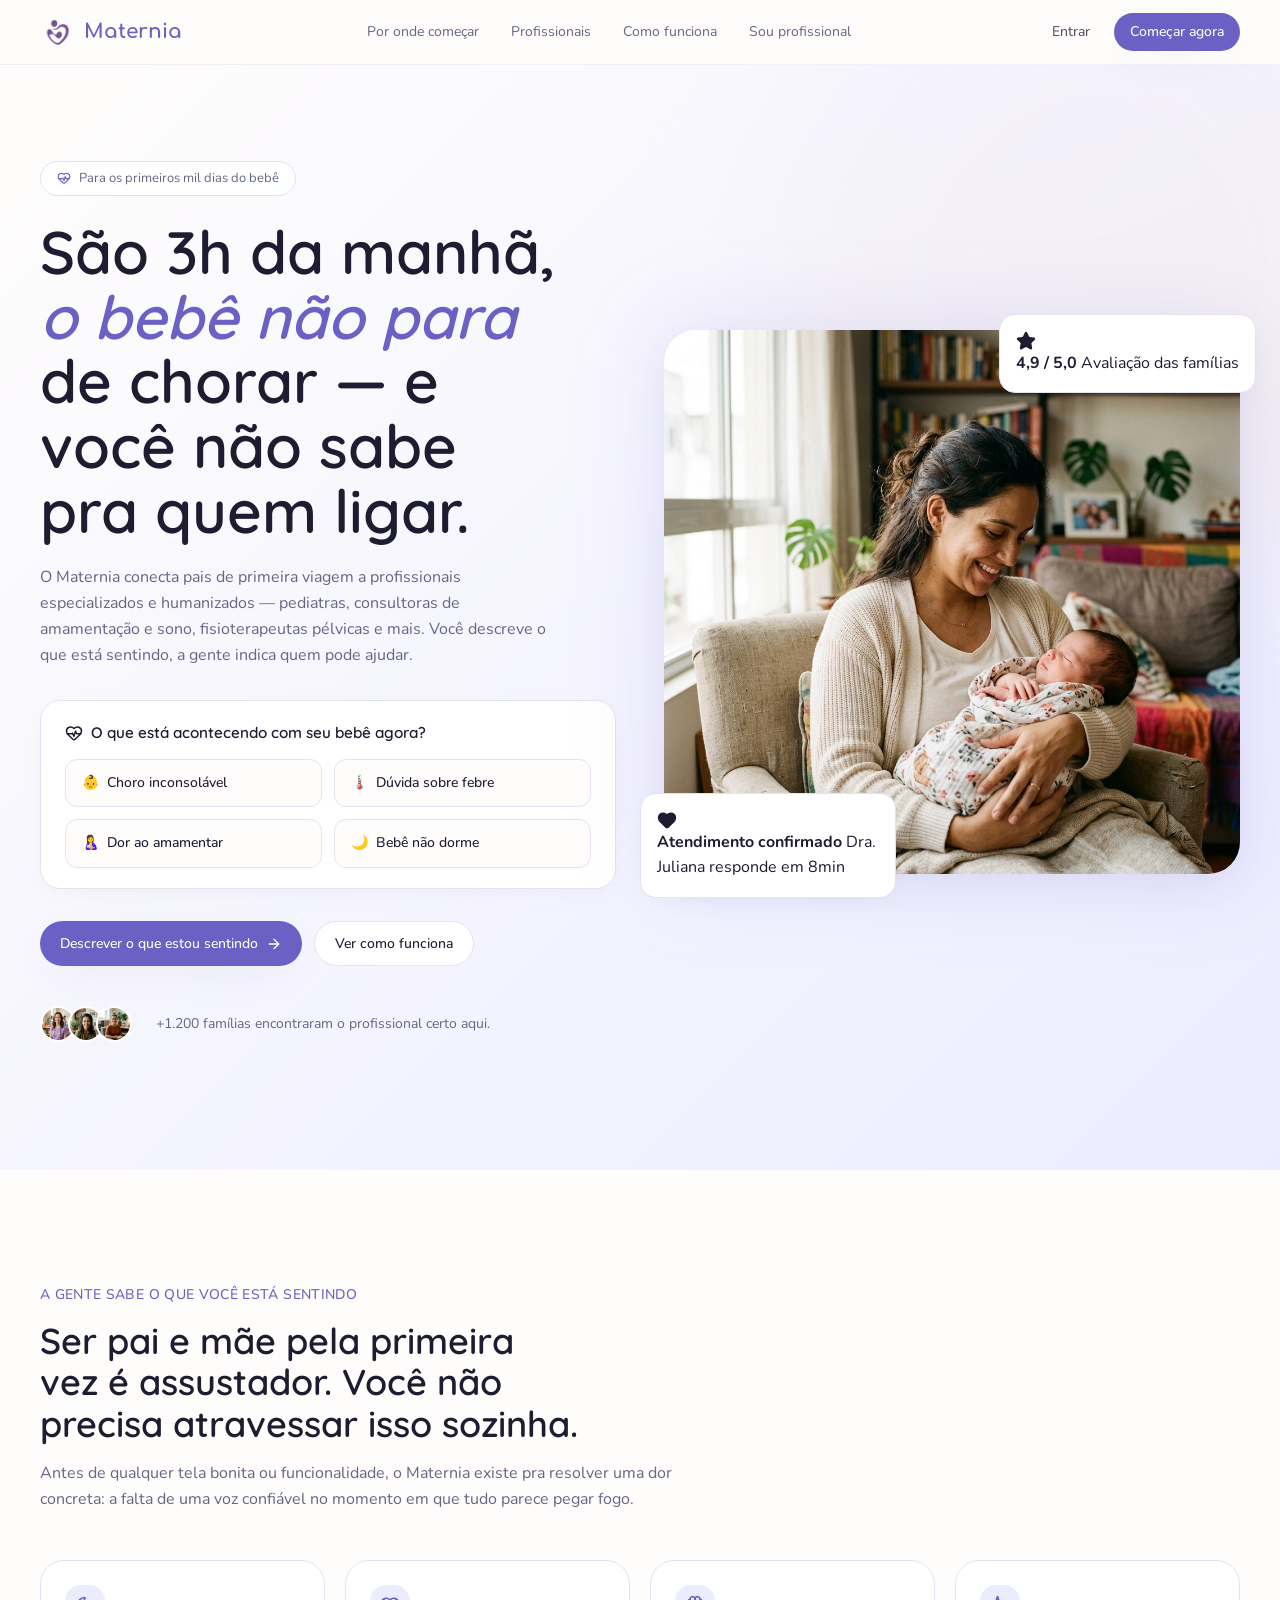
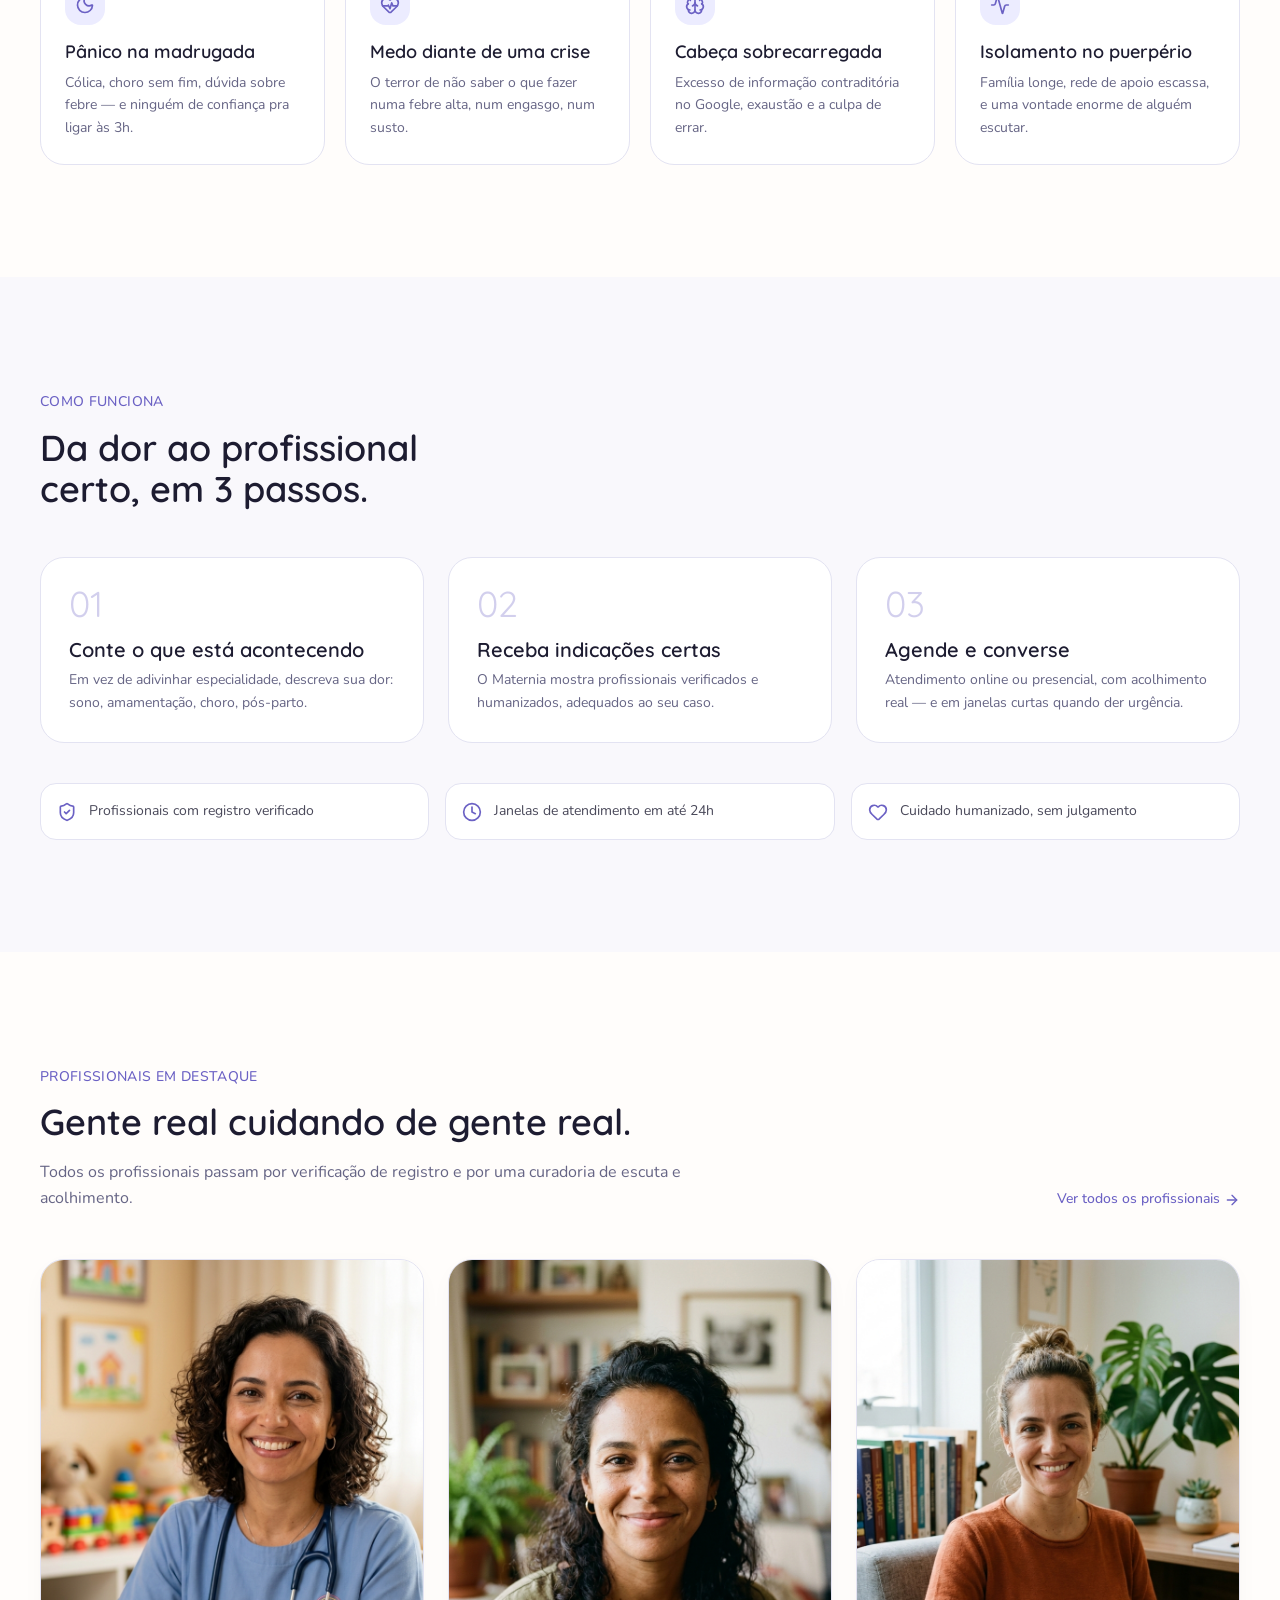
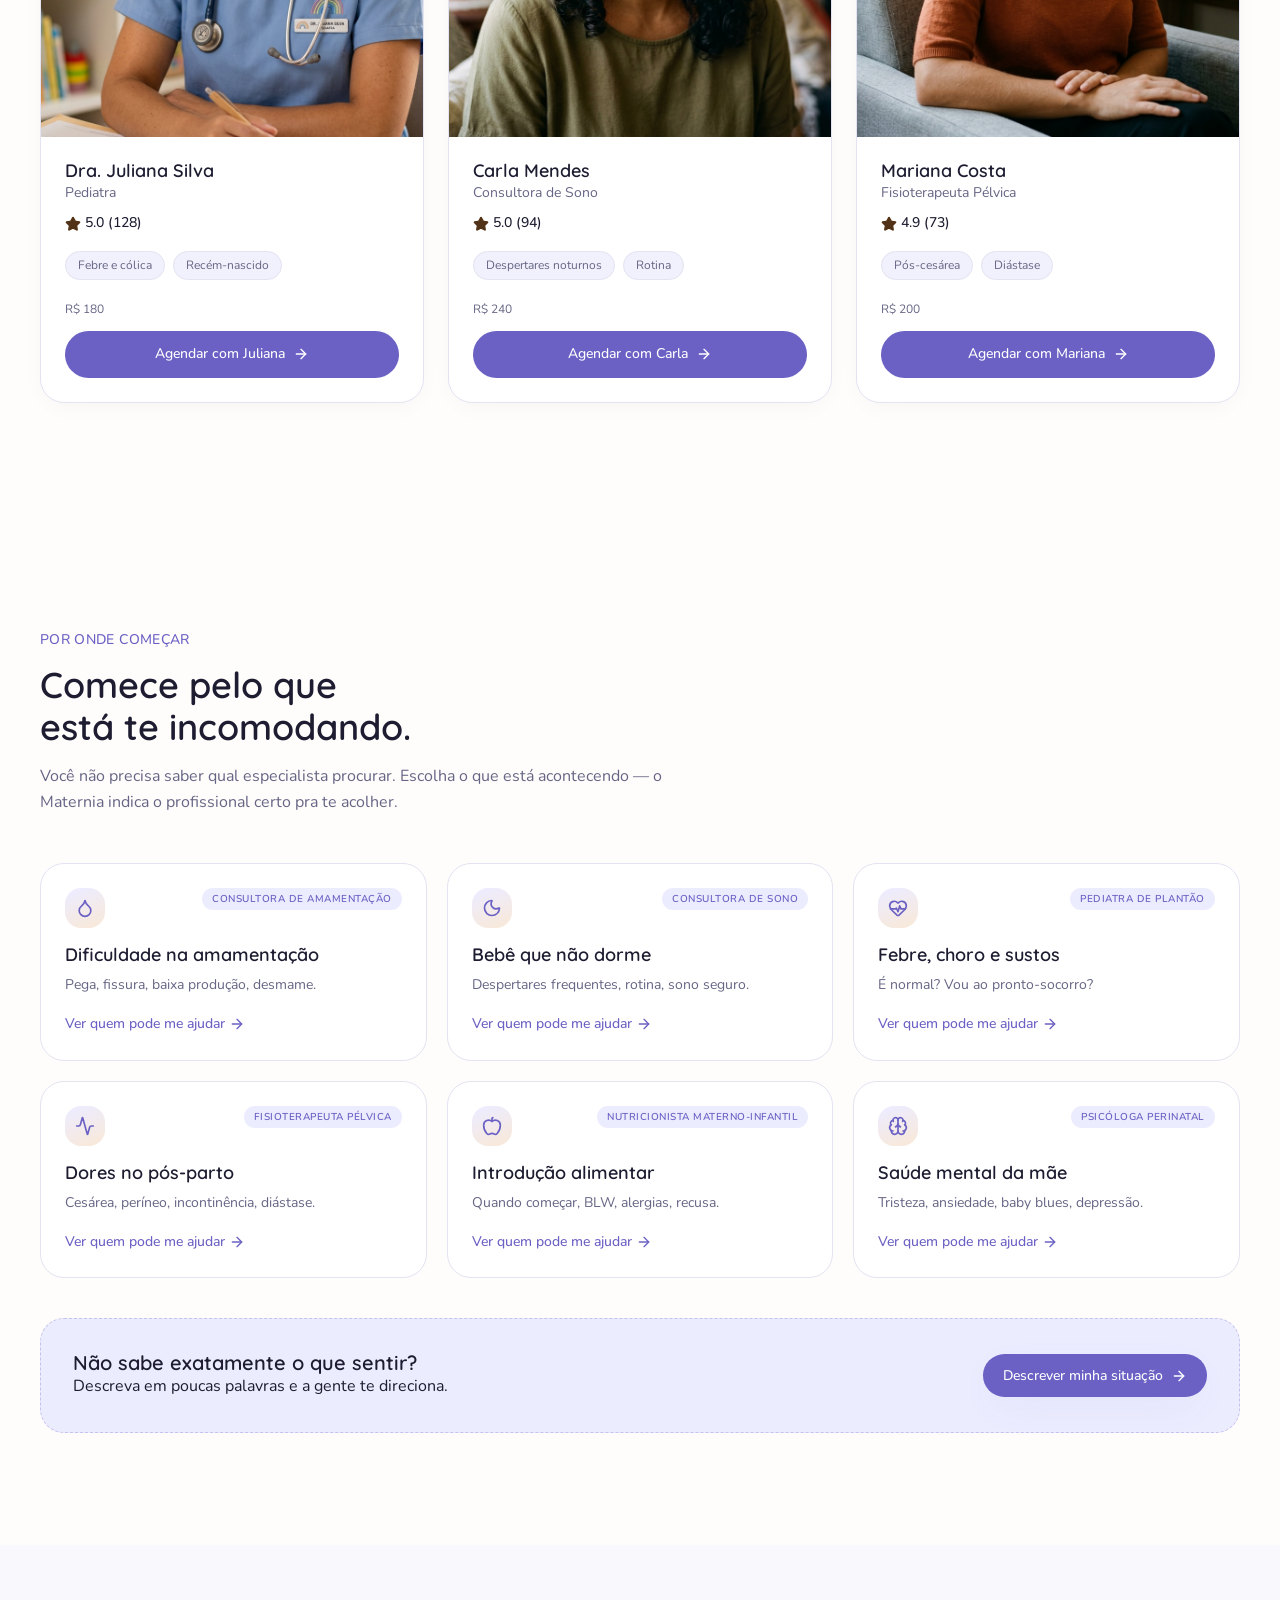
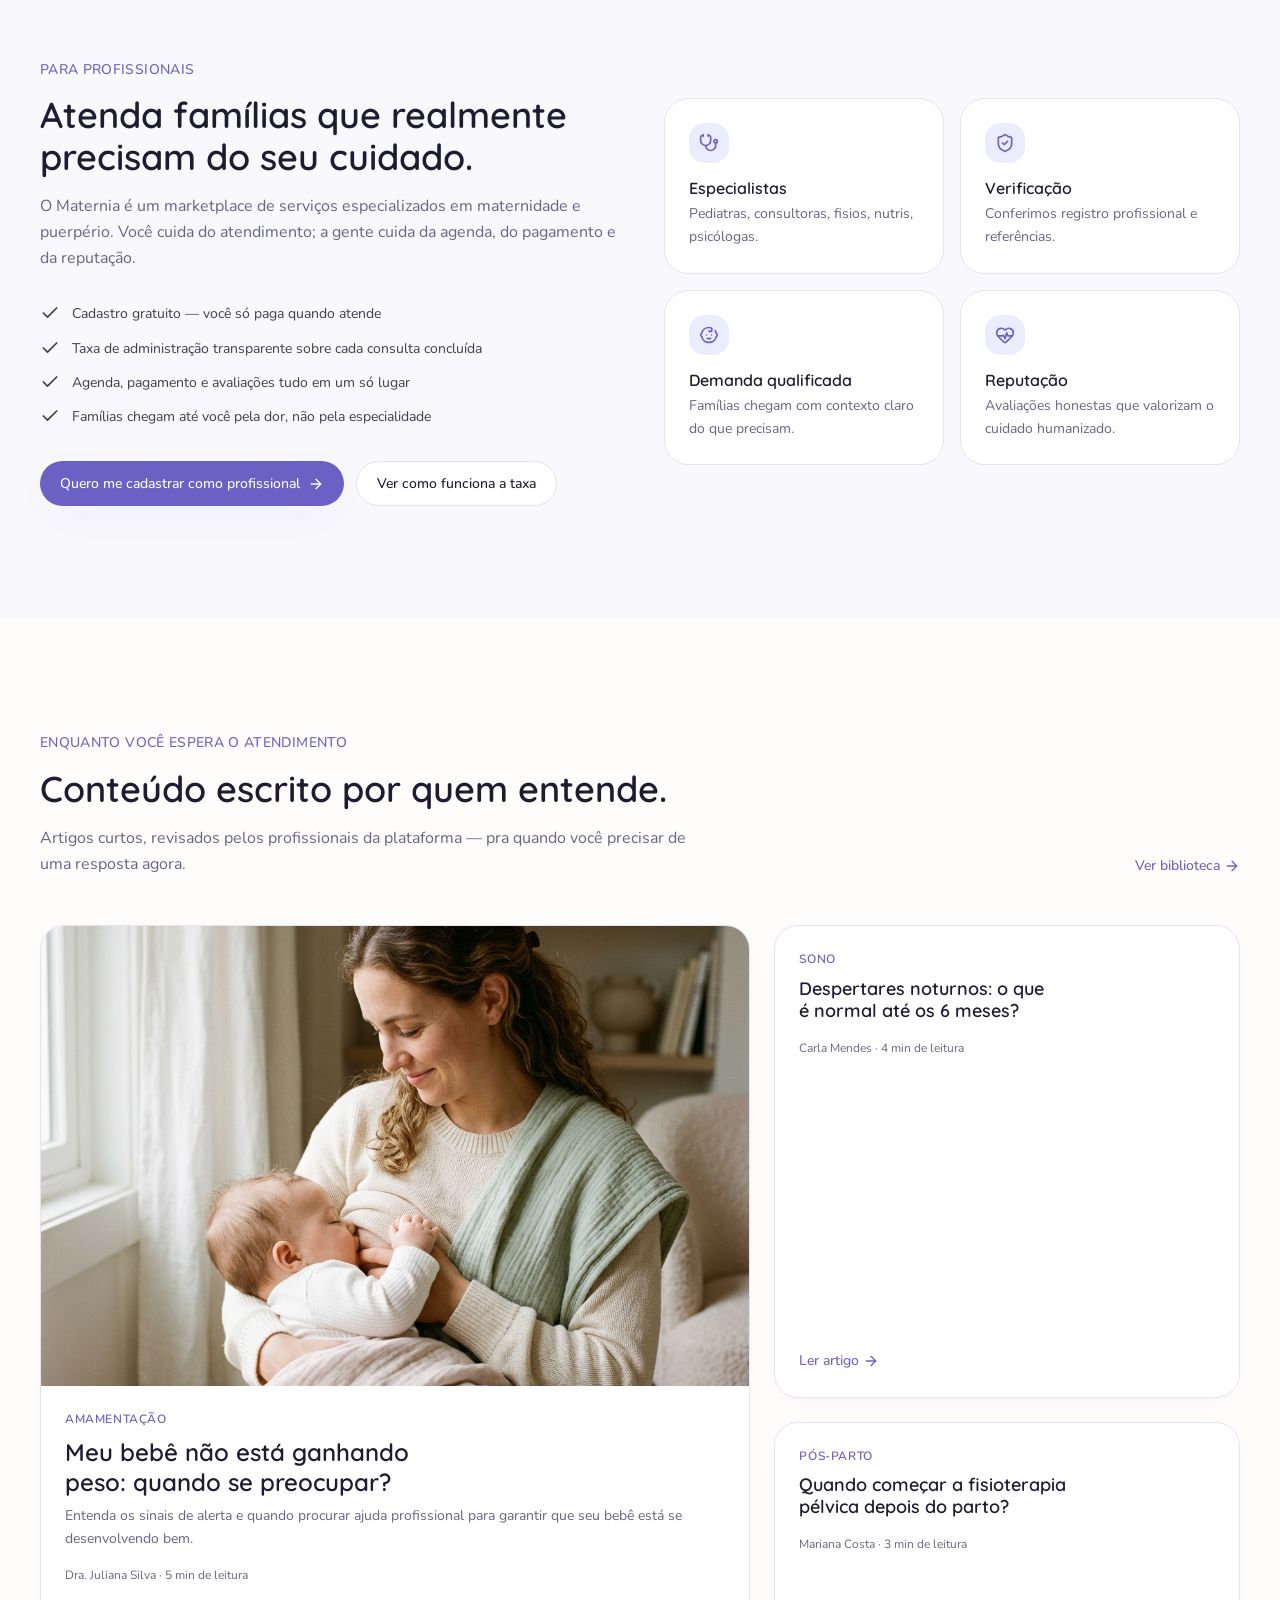
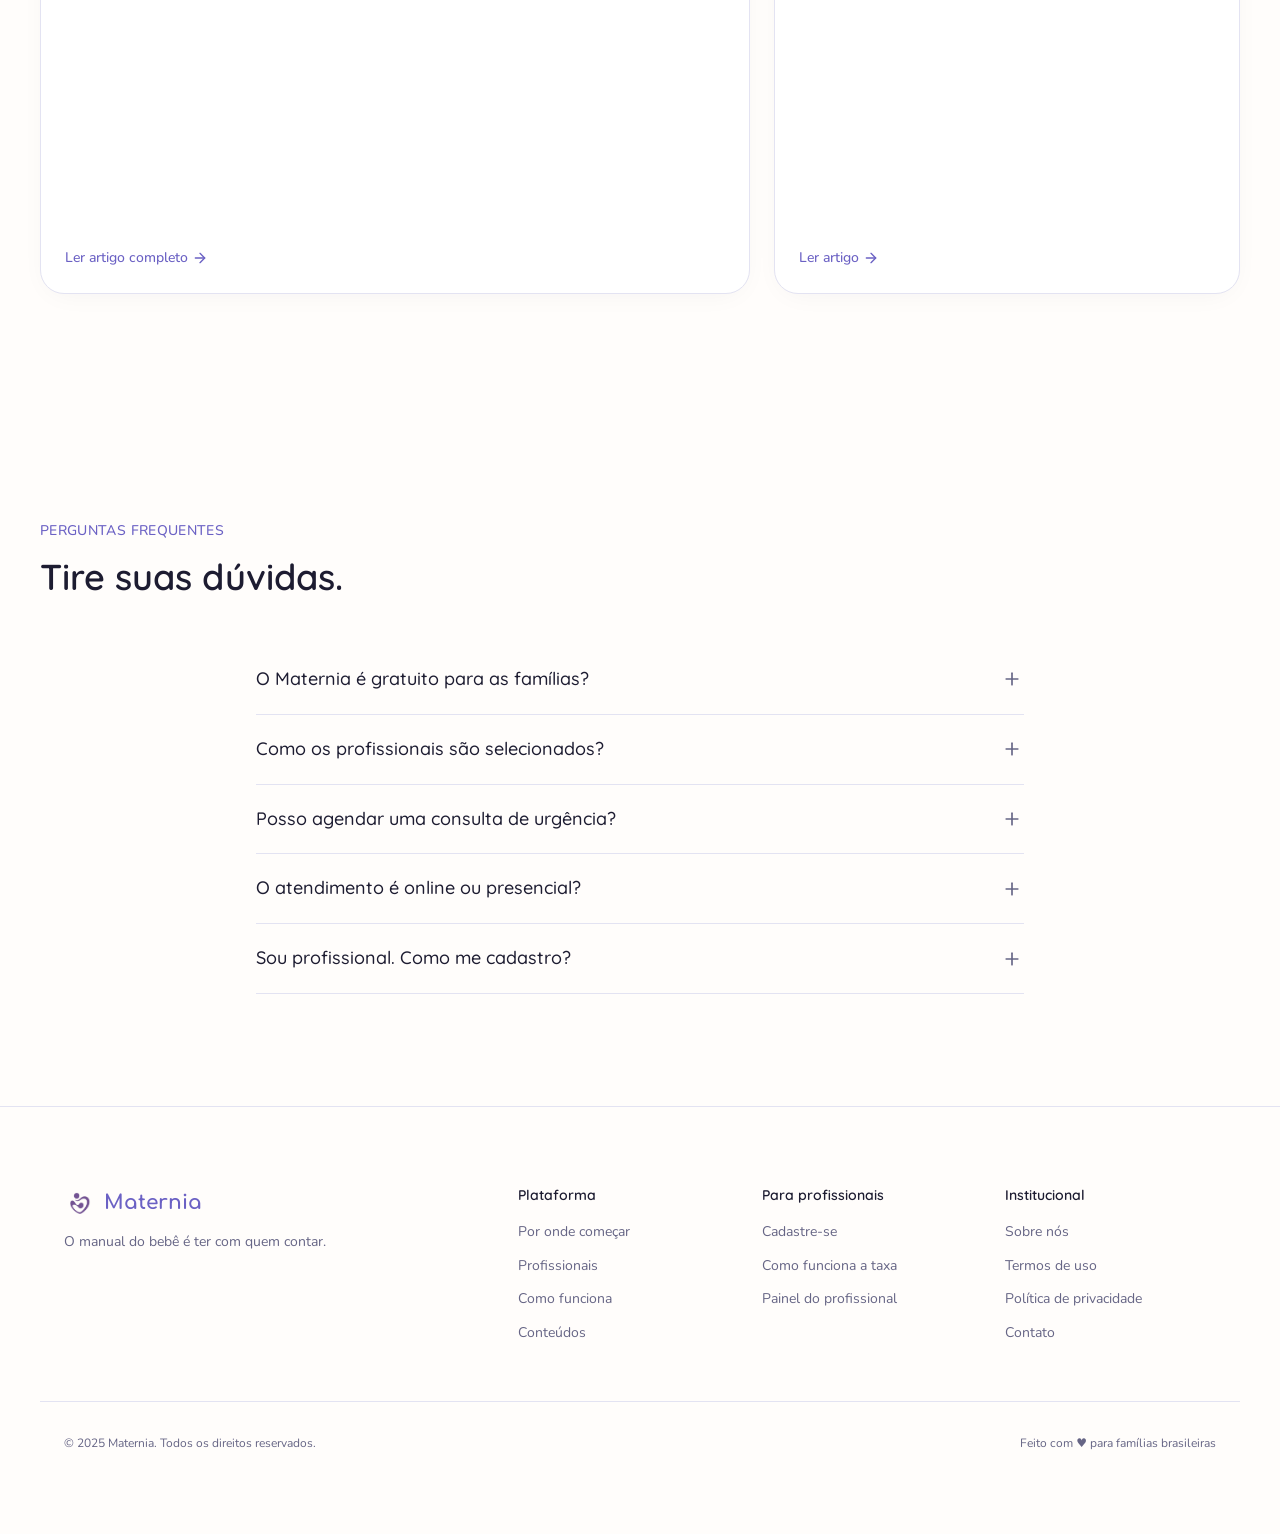
<file: index.html>
<!DOCTYPE html>
<html lang="pt-BR">
<head>
  <meta charset="UTF-8">
  <meta name="viewport" content="width=device-width, initial-scale=1.0">
  <title>Maternia — O manual do bebê é ter com quem contar.</title>
  <meta name="description" content="Maternia conecta pais de primeira viagem a profissionais especializados e humanizados — partindo das suas dores reais, não de uma lista de especialidades.">
  <meta name="author" content="Maternia">
  <meta property="og:type" content="website">
  <meta property="og:title" content="Maternia — O manual do bebê é ter com quem contar.">
  <meta property="og:description" content="Diga o que está acontecendo. A gente te conecta ao profissional certo, com acolhimento e segurança.">
  <meta name="twitter:card" content="summary">
  <meta name="twitter:site" content="@Maternia">
  <meta name="twitter:title" content="Maternia — O manual do bebê é ter com quem contar.">
  <meta name="twitter:description" content="Diga o que está acontecendo. A gente te conecta ao profissional certo, com acolhimento e segurança.">
  <link rel="preconnect" href="https://fonts.googleapis.com">
  <link rel="preconnect" href="https://fonts.gstatic.com" crossorigin>
  <link rel="icon" type="image/png" href="assets/logo.png">
  <link rel="stylesheet" href="css/styles.css">
</head>
<body>

  <!-- ========== HEADER ========== -->
  <header class="header">
    <div class="header-inner container">
      <a href="index.html" class="header-logo" aria-label="Maternia — Página inicial">
        <img src="assets/logo.png" alt="Maternia" width="32" height="32">
        <span>Maternia</span>
      </a>

      <nav class="header-nav" aria-label="Navegação principal">
        <a href="#por-onde-comecar">Por onde começar</a>
        <a href="#profissionais">Profissionais</a>
        <a href="#como-funciona">Como funciona</a>
        <a href="#para-profissionais">Sou profissional</a>
      </nav>

      <div class="header-actions">
        <a href="#" class="btn-login">Entrar</a>
        <a href="triagem.html" class="btn-cta-header">Começar agora</a>
      </div>

      <button class="mobile-menu-btn" aria-label="Menu" aria-expanded="false">
        <svg width="24" height="24" viewBox="0 0 24 24" fill="none" stroke="currentColor" stroke-width="2" stroke-linecap="round" stroke-linejoin="round">
          <line x1="4" x2="20" y1="12" y2="12"/>
          <line x1="4" x2="20" y1="6" y2="6"/>
          <line x1="4" x2="20" y1="18" y2="18"/>
        </svg>
      </button>
    </div>

    <!-- Mobile Menu -->
    <div class="mobile-menu" aria-hidden="true">
      <button class="mobile-menu__close" aria-label="Fechar menu">
        <svg width="24" height="24" viewBox="0 0 24 24" fill="none" stroke="currentColor" stroke-width="2" stroke-linecap="round" stroke-linejoin="round">
          <path d="M18 6 6 18"/>
          <path d="M6 6l12 12"/>
        </svg>
      </button>
      <nav class="mobile-menu__nav" aria-label="Navegação mobile">
        <a href="#por-onde-comecar">Por onde começar</a>
        <a href="#profissionais">Profissionais</a>
        <a href="#como-funciona">Como funciona</a>
        <a href="#para-profissionais">Sou profissional</a>
        <a href="#" class="btn-login">Entrar</a>
        <a href="triagem.html" class="btn-primary btn-full">Começar agora</a>
      </nav>
    </div>
  </header>

  <main>

    <!-- ========== HERO ========== -->
    <section id="hero" class="hero">
      <div class="hero-bg" aria-hidden="true"></div>
      <div class="hero-glow" aria-hidden="true"></div>

      <div class="hero-grid container">
        <!-- Hero Content Column -->
        <div class="hero-content">
          <span class="hero-badge">
            <svg width="16" height="16" viewBox="0 0 24 24" fill="none" stroke="currentColor" stroke-width="2" stroke-linecap="round" stroke-linejoin="round" aria-hidden="true">
              <path d="M2 9.5a5.5 5.5 0 0 1 9.591-3.676.56.56 0 0 0 .818 0A5.49 5.49 0 0 1 22 9.5c0 2.29-1.5 4-3 5.5l-5.492 5.313a2 2 0 0 1-3 .019L5 15c-1.5-1.5-3-3.2-3-5.5"/>
              <path d="M3.22 13H9.5l.5-1 2 4.5 2-7 1.5 3.5h5.27"/>
            </svg>
            Para os primeiros mil dias do bebê
          </span>

          <h1 class="hero-title">
            São 3h da manhã, <span class="hero-title-accent">o bebê não para</span> de chorar — e você não sabe pra quem ligar.
          </h1>

          <p class="hero-text">
            O Maternia conecta pais de primeira viagem a profissionais especializados e humanizados — pediatras, consultoras de amamentação e sono, fisioterapeutas pélvicas e mais. Você descreve o que está sentindo, a gente indica quem pode ajudar.
          </p>

          <!-- Quick Triage Widget in Hero -->
          <div class="hero-quick-triage animate-on-scroll">
            <p class="quick-triage-label">
              <svg width="18" height="18" viewBox="0 0 24 24" fill="none" stroke="currentColor" stroke-width="2" stroke-linecap="round" stroke-linejoin="round">
                <path d="M2 9.5a5.5 5.5 0 0 1 9.591-3.676.56.56 0 0 0 .818 0A5.49 5.49 0 0 1 22 9.5c0 2.29-1.5 4-3 5.5l-5.492 5.313a2 2 0 0 1-3 .019L5 15c-1.5-1.5-3-3.2-3-5.5"/>
                <path d="M3.22 13H9.5l.5-1 2 4.5 2-7 1.5 3.5h5.27"/>
              </svg>
              O que está acontecendo com seu bebê agora?
            </p>
            <div class="quick-triage-options">
              <a href="triagem.html?problema=choro" class="quick-triage-btn">
                <span>👶</span> Choro inconsolável
              </a>
              <a href="triagem.html?problema=febre" class="quick-triage-btn">
                <span>🌡️</span> Dúvida sobre febre
              </a>
              <a href="triagem.html?problema=amamentacao" class="quick-triage-btn">
                <span>🤱</span> Dor ao amamentar
              </a>
              <a href="triagem.html?problema=sono" class="quick-triage-btn">
                <span>🌙</span> Bebê não dorme
              </a>
            </div>
          </div>

          <div class="hero-ctas">
            <a href="triagem.html" class="btn-primary">
              Descrever o que estou sentindo
              <svg width="20" height="20" viewBox="0 0 24 24" fill="none" stroke="currentColor" stroke-width="2" stroke-linecap="round" stroke-linejoin="round" aria-hidden="true">
                <path d="M5 12h14"/>
                <path d="m12 5 7 7-7 7"/>
              </svg>
            </a>
            <a href="#como-funciona" class="btn-secondary">Ver como funciona</a>
          </div>

          <div class="hero-social-proof">
            <div class="hero-avatars" aria-hidden="true">
              <img src="assets/avatar-pediatra.png" alt="" width="32" height="32" loading="lazy">
              <img src="assets/avatar-sono.png" alt="" width="32" height="32" loading="lazy">
              <img src="assets/avatar-fisio.png" alt="" width="32" height="32" loading="lazy">
            </div>
            <p>+1.200 famílias encontraram o profissional certo aqui.</p>
          </div>
        </div>

        <!-- Hero Image Column -->
        <div class="hero-image-wrapper">
          <div class="hero-image-glow" aria-hidden="true"></div>
          <div class="hero-image">
            <img src="assets/hero-mother.png" alt="Mãe segurando seu bebê recém-nascido com carinho" width="560" height="640" loading="eager" fetchpriority="high">
          </div>

          <!-- Float Card — Bottom Left -->
          <div class="hero-float-card hero-float-card--bottom" aria-hidden="true">
            <div class="hero-float-card__icon">
              <svg width="20" height="20" viewBox="0 0 24 24" fill="none" stroke="currentColor" stroke-width="2" stroke-linecap="round" stroke-linejoin="round">
                <path d="M2 9.5a5.5 5.5 0 0 1 9.591-3.676.56.56 0 0 0 .818 0A5.49 5.49 0 0 1 22 9.5c0 2.29-1.5 4-3 5.5l-5.492 5.313a2 2 0 0 1-3 .019L5 15c-1.5-1.5-3-3.2-3-5.5" fill="currentColor"/>
              </svg>
            </div>
            <div class="hero-float-card__info">
              <strong>Atendimento confirmado</strong>
              <span>Dra. Juliana responde em 8min</span>
            </div>
          </div>

          <!-- Float Card — Top Right -->
          <div class="hero-float-card hero-float-card--top" aria-hidden="true">
            <div class="hero-float-card__icon">
              <svg width="20" height="20" viewBox="0 0 24 24" fill="none" stroke="currentColor" stroke-width="2" stroke-linecap="round" stroke-linejoin="round">
                <path d="M11.525 2.295a.53.53 0 0 1 .95 0l2.31 4.679a2.123 2.123 0 0 0 1.595 1.16l5.166.756a.53.53 0 0 1 .294.904l-3.736 3.638a2.123 2.123 0 0 0-.611 1.878l.882 5.14a.53.53 0 0 1-.771.56l-4.618-2.428a2.122 2.122 0 0 0-1.973 0L6.396 21.01a.53.53 0 0 1-.77-.56l.881-5.139a2.122 2.122 0 0 0-.611-1.879L2.16 9.795a.53.53 0 0 1 .294-.906l5.165-.755a2.122 2.122 0 0 0 1.597-1.16z" fill="currentColor"/>
              </svg>
            </div>
            <div class="hero-float-card__info">
              <strong>4,9 / 5,0</strong>
              <span>Avaliação das famílias</span>
            </div>
          </div>
        </div>
      </div>
    </section>

    <!-- ========== PAIN POINTS ========== -->
    <section id="dores" class="section">
      <div class="container">
        <div class="section-header animate-on-scroll">
          <span class="section-label">A gente sabe o que você está sentindo</span>
          <h2 class="section-title">Ser pai e mãe pela primeira vez é assustador. Você não precisa atravessar isso sozinha.</h2>
          <p class="section-text">Antes de qualquer tela bonita ou funcionalidade, o Maternia existe pra resolver uma dor concreta: a falta de uma voz confiável no momento em que tudo parece pegar fogo.</p>
        </div>

        <div class="pain-cards">
          <!-- Pain Card 1 -->
          <article class="pain-card animate-on-scroll hover-lift">
            <div class="pain-card__icon">
              <svg width="24" height="24" viewBox="0 0 24 24" fill="none" stroke="currentColor" stroke-width="2" stroke-linecap="round" stroke-linejoin="round" aria-hidden="true">
                <path d="M20.985 12.486a9 9 0 1 1-9.473-9.472c.405-.022.617.46.402.803a6 6 0 0 0 8.268 8.268c.344-.215.825-.004.803.401"/>
              </svg>
            </div>
            <h3 class="pain-card__title">Pânico na madrugada</h3>
            <p class="pain-card__text">Cólica, choro sem fim, dúvida sobre febre — e ninguém de confiança pra ligar às 3h.</p>
          </article>

          <!-- Pain Card 2 -->
          <article class="pain-card animate-on-scroll hover-lift">
            <div class="pain-card__icon">
              <svg width="24" height="24" viewBox="0 0 24 24" fill="none" stroke="currentColor" stroke-width="2" stroke-linecap="round" stroke-linejoin="round" aria-hidden="true">
                <path d="M2 9.5a5.5 5.5 0 0 1 9.591-3.676.56.56 0 0 0 .818 0A5.49 5.49 0 0 1 22 9.5c0 2.29-1.5 4-3 5.5l-5.492 5.313a2 2 0 0 1-3 .019L5 15c-1.5-1.5-3-3.2-3-5.5"/>
                <path d="M3.22 13H9.5l.5-1 2 4.5 2-7 1.5 3.5h5.27"/>
              </svg>
            </div>
            <h3 class="pain-card__title">Medo diante de uma crise</h3>
            <p class="pain-card__text">O terror de não saber o que fazer numa febre alta, num engasgo, num susto.</p>
          </article>

          <!-- Pain Card 3 -->
          <article class="pain-card animate-on-scroll hover-lift">
            <div class="pain-card__icon">
              <svg width="24" height="24" viewBox="0 0 24 24" fill="none" stroke="currentColor" stroke-width="2" stroke-linecap="round" stroke-linejoin="round" aria-hidden="true">
                <path d="M12 18V5"/>
                <path d="M15 13a4.17 4.17 0 0 1-3-4 4.17 4.17 0 0 1-3 4"/>
                <path d="M17.598 6.5A3 3 0 1 0 12 5a3 3 0 1 0-5.598 1.5"/>
                <path d="M17.997 5.125a4 4 0 0 1 2.526 5.77"/>
                <path d="M18 18a4 4 0 0 0 2-7.464"/>
                <path d="M19.967 17.483A4 4 0 1 1 12 18a4 4 0 1 1-7.967-.517"/>
                <path d="M6 18a4 4 0 0 1-2-7.464"/>
                <path d="M6.003 5.125a4 4 0 0 0-2.526 5.77"/>
              </svg>
            </div>
            <h3 class="pain-card__title">Cabeça sobrecarregada</h3>
            <p class="pain-card__text">Excesso de informação contraditória no Google, exaustão e a culpa de errar.</p>
          </article>

          <!-- Pain Card 4 -->
          <article class="pain-card animate-on-scroll hover-lift">
            <div class="pain-card__icon">
              <svg width="24" height="24" viewBox="0 0 24 24" fill="none" stroke="currentColor" stroke-width="2" stroke-linecap="round" stroke-linejoin="round" aria-hidden="true">
                <path d="M22 12h-2.48a2 2 0 0 0-1.93 1.46l-2.35 8.36a.25.25 0 0 1-.48 0L9.24 2.18a.25.25 0 0 0-.48 0l-2.35 8.36A2 2 0 0 1 4.49 12H2"/>
              </svg>
            </div>
            <h3 class="pain-card__title">Isolamento no puerpério</h3>
            <p class="pain-card__text">Família longe, rede de apoio escassa, e uma vontade enorme de alguém escutar.</p>
          </article>
        </div>
      </div>
    </section>

    <!-- ========== HOW IT WORKS ========== -->
    <section id="como-funciona" class="section section--muted">
      <div class="container">
        <div class="section-header animate-on-scroll">
          <span class="section-label">Como funciona</span>
          <h2 class="section-title">Da dor ao profissional certo, em 3 passos.</h2>
        </div>

        <div class="steps-grid">
          <!-- Step 1 -->
          <article class="step-card animate-on-scroll">
            <span class="step-card__number">01</span>
            <h3 class="step-card__title">Conte o que está acontecendo</h3>
            <p class="step-card__text">Em vez de adivinhar especialidade, descreva sua dor: sono, amamentação, choro, pós-parto.</p>
          </article>

          <!-- Step 2 -->
          <article class="step-card animate-on-scroll">
            <span class="step-card__number">02</span>
            <h3 class="step-card__title">Receba indicações certas</h3>
            <p class="step-card__text">O Maternia mostra profissionais verificados e humanizados, adequados ao seu caso.</p>
          </article>

          <!-- Step 3 -->
          <article class="step-card animate-on-scroll">
            <span class="step-card__number">03</span>
            <h3 class="step-card__title">Agende e converse</h3>
            <p class="step-card__text">Atendimento online ou presencial, com acolhimento real — e em janelas curtas quando der urgência.</p>
          </article>
        </div>

        <div class="trust-badges">
          <!-- Trust Badge 1 -->
          <div class="trust-badge animate-on-scroll">
            <svg width="24" height="24" viewBox="0 0 24 24" fill="none" stroke="currentColor" stroke-width="2" stroke-linecap="round" stroke-linejoin="round" aria-hidden="true">
              <path d="M20 13c0 5-3.5 7.5-7.66 8.95a1 1 0 0 1-.67-.01C7.5 20.5 4 18 4 13V6a1 1 0 0 1 1-1c2 0 4.5-1.2 6.24-2.72a1.17 1.17 0 0 1 1.52 0C14.51 3.81 17 5 19 5a1 1 0 0 1 1 1z"/>
              <path d="m9 12 2 2 4-4"/>
            </svg>
            <span>Profissionais com registro verificado</span>
          </div>

          <!-- Trust Badge 2 -->
          <div class="trust-badge animate-on-scroll">
            <svg width="24" height="24" viewBox="0 0 24 24" fill="none" stroke="currentColor" stroke-width="2" stroke-linecap="round" stroke-linejoin="round" aria-hidden="true">
              <circle cx="12" cy="12" r="10"/>
              <path d="M12 6v6l4 2"/>
            </svg>
            <span>Janelas de atendimento em até 24h</span>
          </div>

          <!-- Trust Badge 3 -->
          <div class="trust-badge animate-on-scroll">
            <svg width="24" height="24" viewBox="0 0 24 24" fill="none" stroke="currentColor" stroke-width="2" stroke-linecap="round" stroke-linejoin="round" aria-hidden="true">
              <path d="M2 9.5a5.5 5.5 0 0 1 9.591-3.676.56.56 0 0 0 .818 0A5.49 5.49 0 0 1 22 9.5c0 2.29-1.5 4-3 5.5l-5.492 5.313a2 2 0 0 1-3 .019L5 15c-1.5-1.5-3-3.2-3-5.5"/>
            </svg>
            <span>Cuidado humanizado, sem julgamento</span>
          </div>
        </div>
      </div>
    </section>

    <!-- ========== PROFESSIONALS ========== -->
    <section id="profissionais" class="section">
      <div class="container">
        <div class="pro-header animate-on-scroll">
          <div class="section-header">
            <span class="section-label">Profissionais em destaque</span>
            <h2 class="section-title">Gente real cuidando de gente real.</h2>
            <p class="section-text">Todos os profissionais passam por verificação de registro e por uma curadoria de escuta e acolhimento.</p>
          </div>
          <a href="#" class="pro-link">
            Ver todos os profissionais
            <svg width="16" height="16" viewBox="0 0 24 24" fill="none" stroke="currentColor" stroke-width="2" stroke-linecap="round" stroke-linejoin="round" aria-hidden="true">
              <path d="M5 12h14"/>
              <path d="m12 5 7 7-7 7"/>
            </svg>
          </a>
        </div>

        <div class="pro-grid">
          <!-- Professional Card 1 -->
          <article class="pro-card animate-on-scroll hover-lift">
            <div class="pro-card__image">
              <img src="assets/avatar-juliana.png" alt="Dra. Juliana Silva, Pediatra" width="400" height="280" loading="lazy">
            </div>
            <div class="pro-card__body">
              <h3 class="pro-card__name">Dra. Juliana Silva</h3>
              <p class="pro-card__role">Pediatra</p>
              <div class="pro-card__rating">
                <svg width="16" height="16" viewBox="0 0 24 24" fill="none" stroke="currentColor" stroke-width="2" stroke-linecap="round" stroke-linejoin="round" aria-hidden="true">
                  <path d="M11.525 2.295a.53.53 0 0 1 .95 0l2.31 4.679a2.123 2.123 0 0 0 1.595 1.16l5.166.756a.53.53 0 0 1 .294.904l-3.736 3.638a2.123 2.123 0 0 0-.611 1.878l.882 5.14a.53.53 0 0 1-.771.56l-4.618-2.428a2.122 2.122 0 0 0-1.973 0L6.396 21.01a.53.53 0 0 1-.77-.56l.881-5.139a2.122 2.122 0 0 0-.611-1.879L2.16 9.795a.53.53 0 0 1 .294-.906l5.165-.755a2.122 2.122 0 0 0 1.597-1.16z" fill="currentColor"/>
                </svg>
                <span>5.0 (128)</span>
              </div>
              <div class="pro-card__tags">
                <span class="pro-card__tag">Febre e cólica</span>
                <span class="pro-card__tag">Recém-nascido</span>
              </div>
              <p class="pro-card__price">R$ 180</p>
              <a href="#" class="pro-card__btn">
                Agendar com Juliana
                <svg width="16" height="16" viewBox="0 0 24 24" fill="none" stroke="currentColor" stroke-width="2" stroke-linecap="round" stroke-linejoin="round" aria-hidden="true">
                  <path d="M5 12h14"/>
                  <path d="m12 5 7 7-7 7"/>
                </svg>
              </a>
            </div>
          </article>

          <!-- Professional Card 2 -->
          <article class="pro-card animate-on-scroll hover-lift">
            <div class="pro-card__image">
              <img src="assets/avatar-sono.png" alt="Carla Mendes, Consultora de Sono" width="400" height="280" loading="lazy">
            </div>
            <div class="pro-card__body">
              <h3 class="pro-card__name">Carla Mendes</h3>
              <p class="pro-card__role">Consultora de Sono</p>
              <div class="pro-card__rating">
                <svg width="16" height="16" viewBox="0 0 24 24" fill="none" stroke="currentColor" stroke-width="2" stroke-linecap="round" stroke-linejoin="round" aria-hidden="true">
                  <path d="M11.525 2.295a.53.53 0 0 1 .95 0l2.31 4.679a2.123 2.123 0 0 0 1.595 1.16l5.166.756a.53.53 0 0 1 .294.904l-3.736 3.638a2.123 2.123 0 0 0-.611 1.878l.882 5.14a.53.53 0 0 1-.771.56l-4.618-2.428a2.122 2.122 0 0 0-1.973 0L6.396 21.01a.53.53 0 0 1-.77-.56l.881-5.139a2.122 2.122 0 0 0-.611-1.879L2.16 9.795a.53.53 0 0 1 .294-.906l5.165-.755a2.122 2.122 0 0 0 1.597-1.16z" fill="currentColor"/>
                </svg>
                <span>5.0 (94)</span>
              </div>
              <div class="pro-card__tags">
                <span class="pro-card__tag">Despertares noturnos</span>
                <span class="pro-card__tag">Rotina</span>
              </div>
              <p class="pro-card__price">R$ 240</p>
              <a href="#" class="pro-card__btn">
                Agendar com Carla
                <svg width="16" height="16" viewBox="0 0 24 24" fill="none" stroke="currentColor" stroke-width="2" stroke-linecap="round" stroke-linejoin="round" aria-hidden="true">
                  <path d="M5 12h14"/>
                  <path d="m12 5 7 7-7 7"/>
                </svg>
              </a>
            </div>
          </article>

          <!-- Professional Card 3 -->
          <article class="pro-card animate-on-scroll hover-lift">
            <div class="pro-card__image">
              <img src="assets/avatar-fisio.png" alt="Mariana Costa, Fisioterapeuta Pélvica" width="400" height="280" loading="lazy">
            </div>
            <div class="pro-card__body">
              <h3 class="pro-card__name">Mariana Costa</h3>
              <p class="pro-card__role">Fisioterapeuta Pélvica</p>
              <div class="pro-card__rating">
                <svg width="16" height="16" viewBox="0 0 24 24" fill="none" stroke="currentColor" stroke-width="2" stroke-linecap="round" stroke-linejoin="round" aria-hidden="true">
                  <path d="M11.525 2.295a.53.53 0 0 1 .95 0l2.31 4.679a2.123 2.123 0 0 0 1.595 1.16l5.166.756a.53.53 0 0 1 .294.904l-3.736 3.638a2.123 2.123 0 0 0-.611 1.878l.882 5.14a.53.53 0 0 1-.771.56l-4.618-2.428a2.122 2.122 0 0 0-1.973 0L6.396 21.01a.53.53 0 0 1-.77-.56l.881-5.139a2.122 2.122 0 0 0-.611-1.879L2.16 9.795a.53.53 0 0 1 .294-.906l5.165-.755a2.122 2.122 0 0 0 1.597-1.16z" fill="currentColor"/>
                </svg>
                <span>4.9 (73)</span>
              </div>
              <div class="pro-card__tags">
                <span class="pro-card__tag">Pós-cesárea</span>
                <span class="pro-card__tag">Diástase</span>
              </div>
              <p class="pro-card__price">R$ 200</p>
              <a href="#" class="pro-card__btn">
                Agendar com Mariana
                <svg width="16" height="16" viewBox="0 0 24 24" fill="none" stroke="currentColor" stroke-width="2" stroke-linecap="round" stroke-linejoin="round" aria-hidden="true">
                  <path d="M5 12h14"/>
                  <path d="m12 5 7 7-7 7"/>
                </svg>
              </a>
            </div>
          </article>
        </div>
      </div>
    </section>

    <!-- ========== GET STARTED / NEEDS ========== -->
    <section id="por-onde-comecar" class="section">
      <div class="container">
        <div class="section-header animate-on-scroll">
          <span class="section-label">Por onde começar</span>
          <h2 class="section-title">Comece pelo que está te incomodando.</h2>
          <p class="section-text">Você não precisa saber qual especialista procurar. Escolha o que está acontecendo — o Maternia indica o profissional certo pra te acolher.</p>
        </div>

        <div class="needs-grid">
          <!-- Need Card 1 -->
          <a href="triagem.html?problema=amamentacao" class="need-card animate-on-scroll">
            <div class="need-card__header">
              <div class="need-card__icon">
                <svg width="24" height="24" viewBox="0 0 24 24" fill="none" stroke="currentColor" stroke-width="2" stroke-linecap="round" stroke-linejoin="round" aria-hidden="true">
                  <path d="M12 22a7 7 0 0 0 7-7c0-2-1-3.9-3-5.5s-3.5-4-4-6.5c-.5 2.5-2 4.9-4 6.5C6 11.1 5 13 5 15a7 7 0 0 0 7 7z"/>
                </svg>
              </div>
              <span class="need-card__specialist">Consultora de amamentação</span>
            </div>
            <h3 class="need-card__title">Dificuldade na amamentação</h3>
            <p class="need-card__text">Pega, fissura, baixa produção, desmame.</p>
            <span class="need-card__link">
              Ver quem pode me ajudar
              <svg width="16" height="16" viewBox="0 0 24 24" fill="none" stroke="currentColor" stroke-width="2" stroke-linecap="round" stroke-linejoin="round" aria-hidden="true">
                <path d="M5 12h14"/>
                <path d="m12 5 7 7-7 7"/>
              </svg>
            </span>
          </a>

          <!-- Need Card 2 -->
          <a href="triagem.html?problema=sono" class="need-card animate-on-scroll">
            <div class="need-card__header">
              <div class="need-card__icon">
                <svg width="24" height="24" viewBox="0 0 24 24" fill="none" stroke="currentColor" stroke-width="2" stroke-linecap="round" stroke-linejoin="round" aria-hidden="true">
                  <path d="M20.985 12.486a9 9 0 1 1-9.473-9.472c.405-.022.617.46.402.803a6 6 0 0 0 8.268 8.268c.344-.215.825-.004.803.401"/>
                </svg>
              </div>
              <span class="need-card__specialist">Consultora de sono</span>
            </div>
            <h3 class="need-card__title">Bebê que não dorme</h3>
            <p class="need-card__text">Despertares frequentes, rotina, sono seguro.</p>
            <span class="need-card__link">
              Ver quem pode me ajudar
              <svg width="16" height="16" viewBox="0 0 24 24" fill="none" stroke="currentColor" stroke-width="2" stroke-linecap="round" stroke-linejoin="round" aria-hidden="true">
                <path d="M5 12h14"/>
                <path d="m12 5 7 7-7 7"/>
              </svg>
            </span>
          </a>

          <!-- Need Card 3 -->
          <a href="triagem.html?problema=febre" class="need-card animate-on-scroll">
            <div class="need-card__header">
              <div class="need-card__icon">
                <svg width="24" height="24" viewBox="0 0 24 24" fill="none" stroke="currentColor" stroke-width="2" stroke-linecap="round" stroke-linejoin="round" aria-hidden="true">
                  <path d="M2 9.5a5.5 5.5 0 0 1 9.591-3.676.56.56 0 0 0 .818 0A5.49 5.49 0 0 1 22 9.5c0 2.29-1.5 4-3 5.5l-5.492 5.313a2 2 0 0 1-3 .019L5 15c-1.5-1.5-3-3.2-3-5.5"/>
                  <path d="M3.22 13H9.5l.5-1 2 4.5 2-7 1.5 3.5h5.27"/>
                </svg>
              </div>
              <span class="need-card__specialist">Pediatra de plantão</span>
            </div>
            <h3 class="need-card__title">Febre, choro e sustos</h3>
            <p class="need-card__text">É normal? Vou ao pronto-socorro?</p>
            <span class="need-card__link">
              Ver quem pode me ajudar
              <svg width="16" height="16" viewBox="0 0 24 24" fill="none" stroke="currentColor" stroke-width="2" stroke-linecap="round" stroke-linejoin="round" aria-hidden="true">
                <path d="M5 12h14"/>
                <path d="m12 5 7 7-7 7"/>
              </svg>
            </span>
          </a>

          <!-- Need Card 4 -->
          <a href="triagem.html?problema=puerperio" class="need-card animate-on-scroll">
            <div class="need-card__header">
              <div class="need-card__icon">
                <svg width="24" height="24" viewBox="0 0 24 24" fill="none" stroke="currentColor" stroke-width="2" stroke-linecap="round" stroke-linejoin="round" aria-hidden="true">
                  <path d="M22 12h-2.48a2 2 0 0 0-1.93 1.46l-2.35 8.36a.25.25 0 0 1-.48 0L9.24 2.18a.25.25 0 0 0-.48 0l-2.35 8.36A2 2 0 0 1 4.49 12H2"/>
                </svg>
              </div>
              <span class="need-card__specialist">Fisioterapeuta pélvica</span>
            </div>
            <h3 class="need-card__title">Dores no pós-parto</h3>
            <p class="need-card__text">Cesárea, períneo, incontinência, diástase.</p>
            <span class="need-card__link">
              Ver quem pode me ajudar
              <svg width="16" height="16" viewBox="0 0 24 24" fill="none" stroke="currentColor" stroke-width="2" stroke-linecap="round" stroke-linejoin="round" aria-hidden="true">
                <path d="M5 12h14"/>
                <path d="m12 5 7 7-7 7"/>
              </svg>
            </span>
          </a>

          <!-- Need Card 5 -->
          <a href="triagem.html?problema=colica" class="need-card animate-on-scroll">
            <div class="need-card__header">
              <div class="need-card__icon">
                <svg width="24" height="24" viewBox="0 0 24 24" fill="none" stroke="currentColor" stroke-width="2" stroke-linecap="round" stroke-linejoin="round" aria-hidden="true">
                  <path d="M12 6.528V3a1 1 0 0 1 1-1h0"/>
                  <path d="M18.237 21A15 15 0 0 0 22 11a6 6 0 0 0-10-4.472A6 6 0 0 0 2 11a15.1 15.1 0 0 0 3.763 10 3 3 0 0 0 3.648.648 5.5 5.5 0 0 1 5.178 0A3 3 0 0 0 18.237 21"/>
                </svg>
              </div>
              <span class="need-card__specialist">Nutricionista materno-infantil</span>
            </div>
            <h3 class="need-card__title">Introdução alimentar</h3>
            <p class="need-card__text">Quando começar, BLW, alergias, recusa.</p>
            <span class="need-card__link">
              Ver quem pode me ajudar
              <svg width="16" height="16" viewBox="0 0 24 24" fill="none" stroke="currentColor" stroke-width="2" stroke-linecap="round" stroke-linejoin="round" aria-hidden="true">
                <path d="M5 12h14"/>
                <path d="m12 5 7 7-7 7"/>
              </svg>
            </span>
          </a>

          <!-- Need Card 6 -->
          <a href="triagem.html?problema=puerperio" class="need-card animate-on-scroll">
            <div class="need-card__header">
              <div class="need-card__icon">
                <svg width="24" height="24" viewBox="0 0 24 24" fill="none" stroke="currentColor" stroke-width="2" stroke-linecap="round" stroke-linejoin="round" aria-hidden="true">
                  <path d="M12 18V5"/>
                  <path d="M15 13a4.17 4.17 0 0 1-3-4 4.17 4.17 0 0 1-3 4"/>
                  <path d="M17.598 6.5A3 3 0 1 0 12 5a3 3 0 1 0-5.598 1.5"/>
                  <path d="M17.997 5.125a4 4 0 0 1 2.526 5.77"/>
                  <path d="M18 18a4 4 0 0 0 2-7.464"/>
                  <path d="M19.967 17.483A4 4 0 1 1 12 18a4 4 0 1 1-7.967-.517"/>
                  <path d="M6 18a4 4 0 0 1-2-7.464"/>
                  <path d="M6.003 5.125a4 4 0 0 0-2.526 5.77"/>
                </svg>
              </div>
              <span class="need-card__specialist">Psicóloga perinatal</span>
            </div>
            <h3 class="need-card__title">Saúde mental da mãe</h3>
            <p class="need-card__text">Tristeza, ansiedade, baby blues, depressão.</p>
            <span class="need-card__link">
              Ver quem pode me ajudar
              <svg width="16" height="16" viewBox="0 0 24 24" fill="none" stroke="currentColor" stroke-width="2" stroke-linecap="round" stroke-linejoin="round" aria-hidden="true">
                <path d="M5 12h14"/>
                <path d="m12 5 7 7-7 7"/>
              </svg>
            </span>
          </a>
        </div>

        <!-- CTA Banner -->
        <div class="needs-cta animate-on-scroll">
          <div>
            <h3>Não sabe exatamente o que sentir?</h3>
            <p>Descreva em poucas palavras e a gente te direciona.</p>
          </div>
          <a href="triagem.html" class="btn-primary">
            Descrever minha situação
            <svg width="20" height="20" viewBox="0 0 24 24" fill="none" stroke="currentColor" stroke-width="2" stroke-linecap="round" stroke-linejoin="round" aria-hidden="true">
              <path d="M5 12h14"/>
              <path d="m12 5 7 7-7 7"/>
            </svg>
          </a>
        </div>
      </div>
    </section>

    <!-- ========== FOR PROFESSIONALS ========== -->
    <section id="para-profissionais" class="section section--muted">
      <div class="container">
        <div class="for-pros">
          <!-- Left Column -->
          <div>
            <div class="section-header animate-on-scroll">
              <span class="section-label">Para profissionais</span>
              <h2 class="section-title">Atenda famílias que realmente precisam do seu cuidado.</h2>
              <p class="section-text">O Maternia é um marketplace de serviços especializados em maternidade e puerpério. Você cuida do atendimento; a gente cuida da agenda, do pagamento e da reputação.</p>
            </div>

            <ul class="for-pros__checklist">
              <li>
                <svg width="20" height="20" viewBox="0 0 24 24" fill="none" stroke="currentColor" stroke-width="2" stroke-linecap="round" stroke-linejoin="round" aria-hidden="true">
                  <path d="M20 6 9 17l-5-5"/>
                </svg>
                Cadastro gratuito — você só paga quando atende
              </li>
              <li>
                <svg width="20" height="20" viewBox="0 0 24 24" fill="none" stroke="currentColor" stroke-width="2" stroke-linecap="round" stroke-linejoin="round" aria-hidden="true">
                  <path d="M20 6 9 17l-5-5"/>
                </svg>
                Taxa de administração transparente sobre cada consulta concluída
              </li>
              <li>
                <svg width="20" height="20" viewBox="0 0 24 24" fill="none" stroke="currentColor" stroke-width="2" stroke-linecap="round" stroke-linejoin="round" aria-hidden="true">
                  <path d="M20 6 9 17l-5-5"/>
                </svg>
                Agenda, pagamento e avaliações tudo em um só lugar
              </li>
              <li>
                <svg width="20" height="20" viewBox="0 0 24 24" fill="none" stroke="currentColor" stroke-width="2" stroke-linecap="round" stroke-linejoin="round" aria-hidden="true">
                  <path d="M20 6 9 17l-5-5"/>
                </svg>
                Famílias chegam até você pela dor, não pela especialidade
              </li>
            </ul>

            <div class="for-pros__actions">
              <a href="#" class="btn-primary">
                Quero me cadastrar como profissional
                <svg width="20" height="20" viewBox="0 0 24 24" fill="none" stroke="currentColor" stroke-width="2" stroke-linecap="round" stroke-linejoin="round" aria-hidden="true">
                  <path d="M5 12h14"/>
                  <path d="m12 5 7 7-7 7"/>
                </svg>
              </a>
              <a href="#" class="btn-secondary">Ver como funciona a taxa</a>
            </div>
          </div>

          <!-- Right Column — Mini Cards -->
          <div class="for-pros__cards">
            <!-- Mini Card 1 -->
            <article class="for-pros__mini-card animate-on-scroll">
              <div class="for-pros__mini-card__icon">
                <svg width="24" height="24" viewBox="0 0 24 24" fill="none" stroke="currentColor" stroke-width="2" stroke-linecap="round" stroke-linejoin="round" aria-hidden="true">
                  <path d="M11 2v2"/>
                  <path d="M5 2v2"/>
                  <path d="M5 3H4a2 2 0 0 0-2 2v4a6 6 0 0 0 12 0V5a2 2 0 0 0-2-2h-1"/>
                  <path d="M8 15a6 6 0 0 0 12 0v-3"/>
                  <circle cx="20" cy="10" r="2"/>
                </svg>
              </div>
              <h3 class="for-pros__mini-card__title">Especialistas</h3>
              <p class="for-pros__mini-card__text">Pediatras, consultoras, fisios, nutris, psicólogas.</p>
            </article>

            <!-- Mini Card 2 -->
            <article class="for-pros__mini-card animate-on-scroll">
              <div class="for-pros__mini-card__icon">
                <svg width="24" height="24" viewBox="0 0 24 24" fill="none" stroke="currentColor" stroke-width="2" stroke-linecap="round" stroke-linejoin="round" aria-hidden="true">
                  <path d="M20 13c0 5-3.5 7.5-7.66 8.95a1 1 0 0 1-.67-.01C7.5 20.5 4 18 4 13V6a1 1 0 0 1 1-1c2 0 4.5-1.2 6.24-2.72a1.17 1.17 0 0 1 1.52 0C14.51 3.81 17 5 19 5a1 1 0 0 1 1 1z"/>
                  <path d="m9 12 2 2 4-4"/>
                </svg>
              </div>
              <h3 class="for-pros__mini-card__title">Verificação</h3>
              <p class="for-pros__mini-card__text">Conferimos registro profissional e referências.</p>
            </article>

            <!-- Mini Card 3 -->
            <article class="for-pros__mini-card animate-on-scroll">
              <div class="for-pros__mini-card__icon">
                <svg width="24" height="24" viewBox="0 0 24 24" fill="none" stroke="currentColor" stroke-width="2" stroke-linecap="round" stroke-linejoin="round" aria-hidden="true">
                  <path d="M10 16c.5.3 1.2.5 2 .5s1.5-.2 2-.5"/>
                  <path d="M15 12h.01"/>
                  <path d="M19.38 6.813A9 9 0 0 1 20.8 10.2a2 2 0 0 1 0 3.6 9 9 0 0 1-17.6 0 2 2 0 0 1 0-3.6A9 9 0 0 1 12 3c2 0 3.5 1.1 3.5 2.5s-.9 2.5-2 2.5c-.8 0-1.5-.4-1.5-1"/>
                  <path d="M9 12h.01"/>
                </svg>
              </div>
              <h3 class="for-pros__mini-card__title">Demanda qualificada</h3>
              <p class="for-pros__mini-card__text">Famílias chegam com contexto claro do que precisam.</p>
            </article>

            <!-- Mini Card 4 -->
            <article class="for-pros__mini-card animate-on-scroll">
              <div class="for-pros__mini-card__icon">
                <svg width="24" height="24" viewBox="0 0 24 24" fill="none" stroke="currentColor" stroke-width="2" stroke-linecap="round" stroke-linejoin="round" aria-hidden="true">
                  <path d="M2 9.5a5.5 5.5 0 0 1 9.591-3.676.56.56 0 0 0 .818 0A5.49 5.49 0 0 1 22 9.5c0 2.29-1.5 4-3 5.5l-5.492 5.313a2 2 0 0 1-3 .019L5 15c-1.5-1.5-3-3.2-3-5.5"/>
                  <path d="M3.22 13H9.5l.5-1 2 4.5 2-7 1.5 3.5h5.27"/>
                </svg>
              </div>
              <h3 class="for-pros__mini-card__title">Reputação</h3>
              <p class="for-pros__mini-card__text">Avaliações honestas que valorizam o cuidado humanizado.</p>
            </article>
          </div>
        </div>
      </div>
    </section>

    <!-- ========== CONTENT / BLOG ========== -->
    <section id="conteudos" class="section">
      <div class="container">
        <div class="content-header animate-on-scroll">
          <div class="section-header">
            <span class="section-label">Enquanto você espera o atendimento</span>
            <h2 class="section-title">Conteúdo escrito por quem entende.</h2>
            <p class="section-text">Artigos curtos, revisados pelos profissionais da plataforma — pra quando você precisar de uma resposta agora.</p>
          </div>
          <a href="#" class="pro-link">
            Ver biblioteca
            <svg width="16" height="16" viewBox="0 0 24 24" fill="none" stroke="currentColor" stroke-width="2" stroke-linecap="round" stroke-linejoin="round" aria-hidden="true">
              <path d="M5 12h14"/>
              <path d="m12 5 7 7-7 7"/>
            </svg>
          </a>
        </div>

        <div class="content-grid">
          <!-- Featured Article -->
          <article class="content-card content-card--featured animate-on-scroll hover-lift">
            <div class="content-card__image">
              <img src="assets/content-breastfeeding.png" alt="Mãe amamentando seu bebê" width="600" height="400" loading="lazy">
            </div>
            <div class="content-card__body">
              <span class="content-card__category">Amamentação</span>
              <h3 class="content-card__title">Meu bebê não está ganhando peso: quando se preocupar?</h3>
              <p class="content-card__excerpt">Entenda os sinais de alerta e quando procurar ajuda profissional para garantir que seu bebê está se desenvolvendo bem.</p>
              <p class="content-card__meta">Dra. Juliana Silva · 5 min de leitura</p>
              <a href="#" class="content-card__link">
                Ler artigo completo
                <svg width="16" height="16" viewBox="0 0 24 24" fill="none" stroke="currentColor" stroke-width="2" stroke-linecap="round" stroke-linejoin="round" aria-hidden="true">
                  <path d="M5 12h14"/>
                  <path d="m12 5 7 7-7 7"/>
                </svg>
              </a>
            </div>
          </article>

          <!-- Small Article 1 -->
          <article class="content-card animate-on-scroll hover-lift">
            <div class="content-card__body">
              <span class="content-card__category">Sono</span>
              <h3 class="content-card__title">Despertares noturnos: o que é normal até os 6 meses?</h3>
              <p class="content-card__meta">Carla Mendes · 4 min de leitura</p>
              <a href="#" class="content-card__link">
                Ler artigo
                <svg width="16" height="16" viewBox="0 0 24 24" fill="none" stroke="currentColor" stroke-width="2" stroke-linecap="round" stroke-linejoin="round" aria-hidden="true">
                  <path d="M5 12h14"/>
                  <path d="m12 5 7 7-7 7"/>
                </svg>
              </a>
            </div>
          </article>

          <!-- Small Article 2 -->
          <article class="content-card animate-on-scroll hover-lift">
            <div class="content-card__body">
              <span class="content-card__category">Pós-parto</span>
              <h3 class="content-card__title">Quando começar a fisioterapia pélvica depois do parto?</h3>
              <p class="content-card__meta">Mariana Costa · 3 min de leitura</p>
              <a href="#" class="content-card__link">
                Ler artigo
                <svg width="16" height="16" viewBox="0 0 24 24" fill="none" stroke="currentColor" stroke-width="2" stroke-linecap="round" stroke-linejoin="round" aria-hidden="true">
                  <path d="M5 12h14"/>
                  <path d="m12 5 7 7-7 7"/>
                </svg>
              </a>
            </div>
          </article>
        </div>
      </div>
    </section>

    <!-- ========== FAQ ========== -->
    <section id="faq" class="section">
      <div class="container">
        <div class="section-header animate-on-scroll">
          <span class="section-label">Perguntas frequentes</span>
          <h2 class="section-title">Tire suas dúvidas.</h2>
        </div>

        <div class="faq-grid">
          <!-- FAQ 1 -->
          <details class="faq-item animate-on-scroll">
            <summary>
              O Maternia é gratuito para as famílias?
              <span class="faq-icon" aria-hidden="true">
                <svg width="20" height="20" viewBox="0 0 24 24" fill="none" stroke="currentColor" stroke-width="2" stroke-linecap="round" stroke-linejoin="round">
                  <path d="M5 12h14"/>
                  <path d="M12 5v14"/>
                </svg>
              </span>
            </summary>
            <div class="faq-answer">
              <p>Sim, o cadastro e a busca por profissionais são gratuitos. Você paga apenas a consulta diretamente ao profissional escolhido, com valores transparentes desde o início.</p>
            </div>
          </details>

          <!-- FAQ 2 -->
          <details class="faq-item animate-on-scroll">
            <summary>
              Como os profissionais são selecionados?
              <span class="faq-icon" aria-hidden="true">
                <svg width="20" height="20" viewBox="0 0 24 24" fill="none" stroke="currentColor" stroke-width="2" stroke-linecap="round" stroke-linejoin="round">
                  <path d="M5 12h14"/>
                  <path d="M12 5v14"/>
                </svg>
              </span>
            </summary>
            <div class="faq-answer">
              <p>Todos os profissionais passam por verificação de registro ativo no conselho de classe, análise de referências e uma entrevista de curadoria focada em acolhimento e escuta humanizada.</p>
            </div>
          </details>

          <!-- FAQ 3 -->
          <details class="faq-item animate-on-scroll">
            <summary>
              Posso agendar uma consulta de urgência?
              <span class="faq-icon" aria-hidden="true">
                <svg width="20" height="20" viewBox="0 0 24 24" fill="none" stroke="currentColor" stroke-width="2" stroke-linecap="round" stroke-linejoin="round">
                  <path d="M5 12h14"/>
                  <path d="M12 5v14"/>
                </svg>
              </span>
            </summary>
            <div class="faq-answer">
              <p>Sim! Muitos profissionais oferecem janelas de atendimento em até 24 horas, ideais para situações que não podem esperar — como dúvidas sobre febre, amamentação ou crises de choro.</p>
            </div>
          </details>

          <!-- FAQ 4 -->
          <details class="faq-item animate-on-scroll">
            <summary>
              O atendimento é online ou presencial?
              <span class="faq-icon" aria-hidden="true">
                <svg width="20" height="20" viewBox="0 0 24 24" fill="none" stroke="currentColor" stroke-width="2" stroke-linecap="round" stroke-linejoin="round">
                  <path d="M5 12h14"/>
                  <path d="M12 5v14"/>
                </svg>
              </span>
            </summary>
            <div class="faq-answer">
              <p>Depende do profissional e da sua preferência. A maioria oferece teleconsulta, e alguns também atendem presencialmente em consultórios ou a domicílio.</p>
            </div>
          </details>

          <!-- FAQ 5 -->
          <details class="faq-item animate-on-scroll">
            <summary>
              Sou profissional. Como me cadastro?
              <span class="faq-icon" aria-hidden="true">
                <svg width="20" height="20" viewBox="0 0 24 24" fill="none" stroke="currentColor" stroke-width="2" stroke-linecap="round" stroke-linejoin="round">
                  <path d="M5 12h14"/>
                  <path d="M12 5v14"/>
                </svg>
              </span>
            </summary>
            <div class="faq-answer">
              <p>Basta clicar em "Quero me cadastrar como profissional" e preencher o formulário. Vamos verificar seus dados e, em até 48 horas, sua conta estará ativa para receber famílias.</p>
            </div>
          </details>
        </div>
      </div>
    </section>

  </main>

  <!-- ========== FOOTER ========== -->
  <footer class="footer">
    <div class="container">
      <div class="footer-grid">
        <!-- Brand Column -->
        <div class="footer-brand">
          <a href="index.html" class="header-logo" aria-label="Maternia — Página inicial">
            <img src="assets/logo.png" alt="Maternia" width="32" height="32" loading="lazy">
            <span>Maternia</span>
          </a>
          <p>O manual do bebê é ter com quem contar.</p>
        </div>

        <!-- Column 1 — Plataforma -->
        <div class="footer-col">
          <h4 class="footer-col__title">Plataforma</h4>
          <ul class="footer-col__links">
            <li><a href="#por-onde-comecar">Por onde começar</a></li>
            <li><a href="#profissionais">Profissionais</a></li>
            <li><a href="#como-funciona">Como funciona</a></li>
            <li><a href="#conteudos">Conteúdos</a></li>
          </ul>
        </div>

        <!-- Column 2 — Para profissionais -->
        <div class="footer-col">
          <h4 class="footer-col__title">Para profissionais</h4>
          <ul class="footer-col__links">
            <li><a href="#para-profissionais">Cadastre-se</a></li>
            <li><a href="#">Como funciona a taxa</a></li>
            <li><a href="#">Painel do profissional</a></li>
          </ul>
        </div>

        <!-- Column 3 — Institucional -->
        <div class="footer-col">
          <h4 class="footer-col__title">Institucional</h4>
          <ul class="footer-col__links">
            <li><a href="#">Sobre nós</a></li>
            <li><a href="#">Termos de uso</a></li>
            <li><a href="#">Política de privacidade</a></li>
            <li><a href="#">Contato</a></li>
          </ul>
        </div>
      </div>

      <div class="footer-bottom">
        <p>© 2025 Maternia. Todos os direitos reservados.</p>
        <p>Feito com ♥ para famílias brasileiras</p>
      </div>
    </div>
  </footer>

  <script src="js/scripts.js" defer></script>
</body>
</html>
</file>
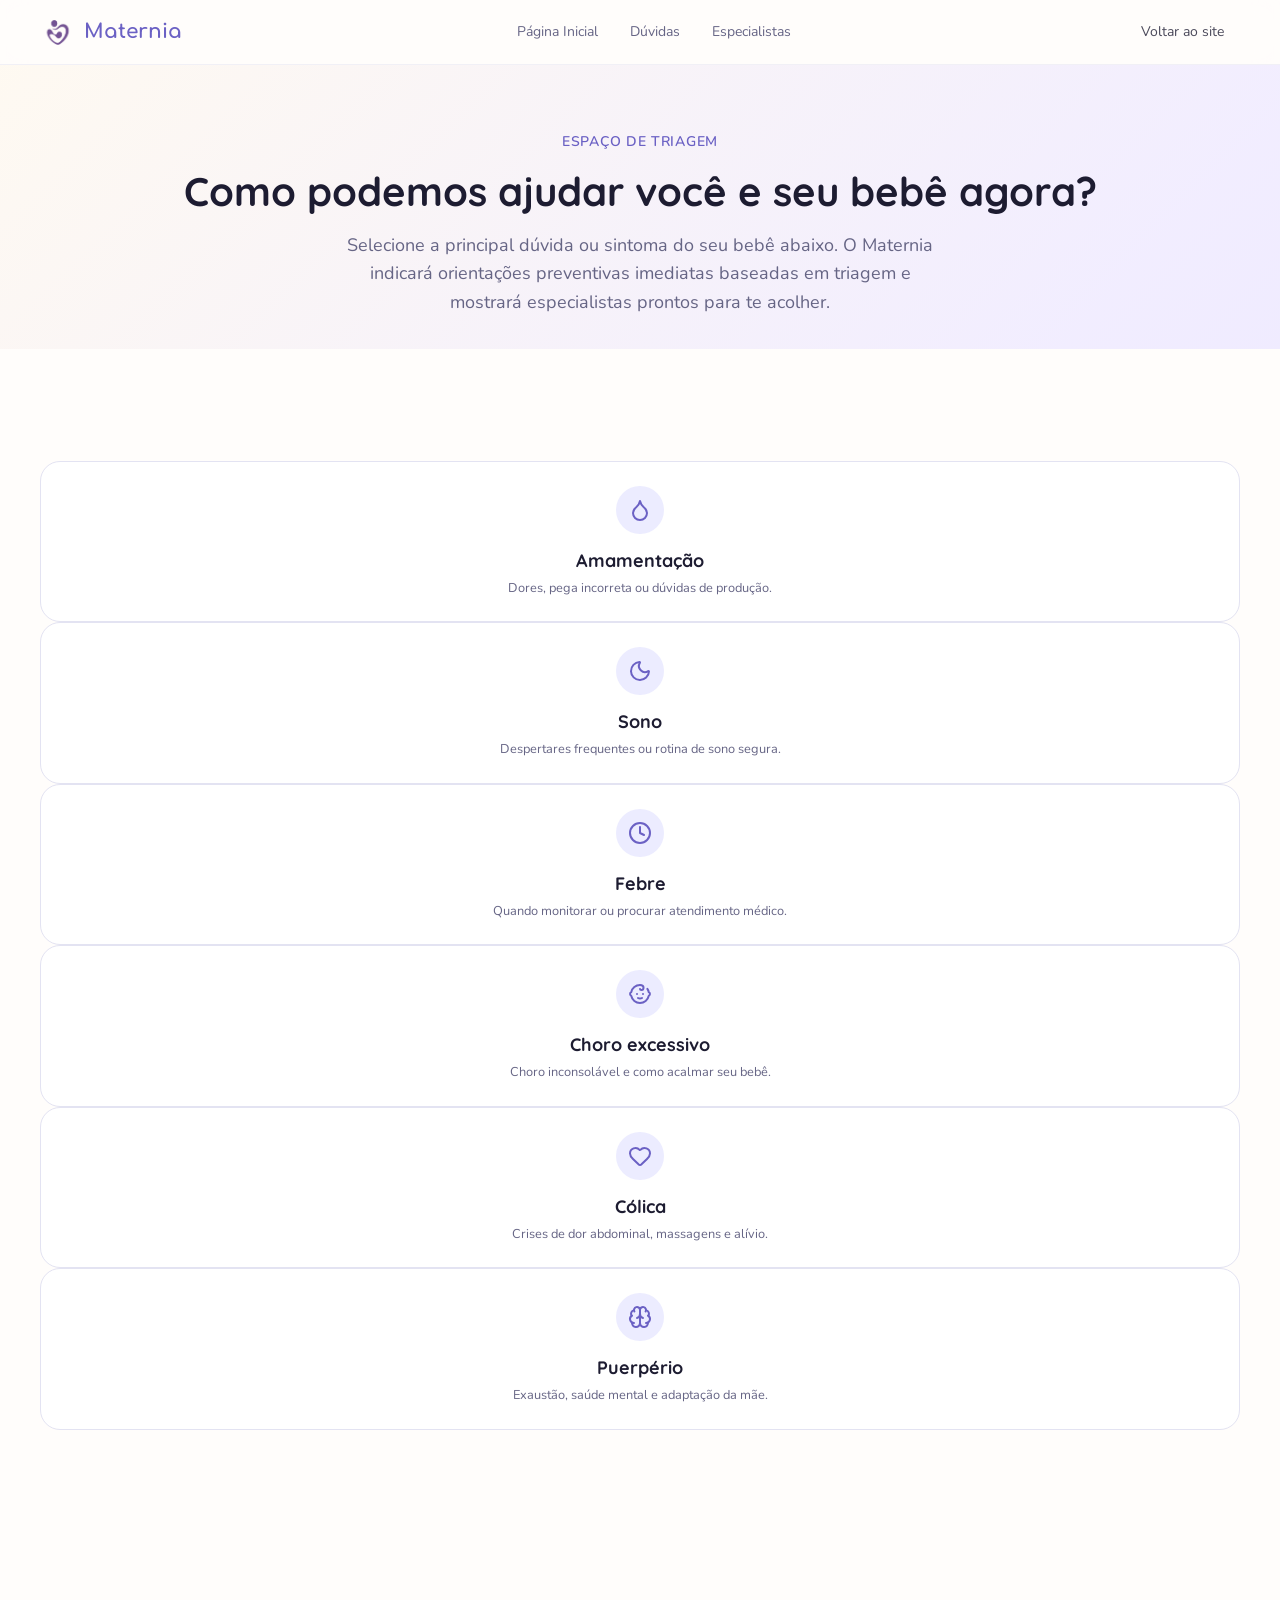
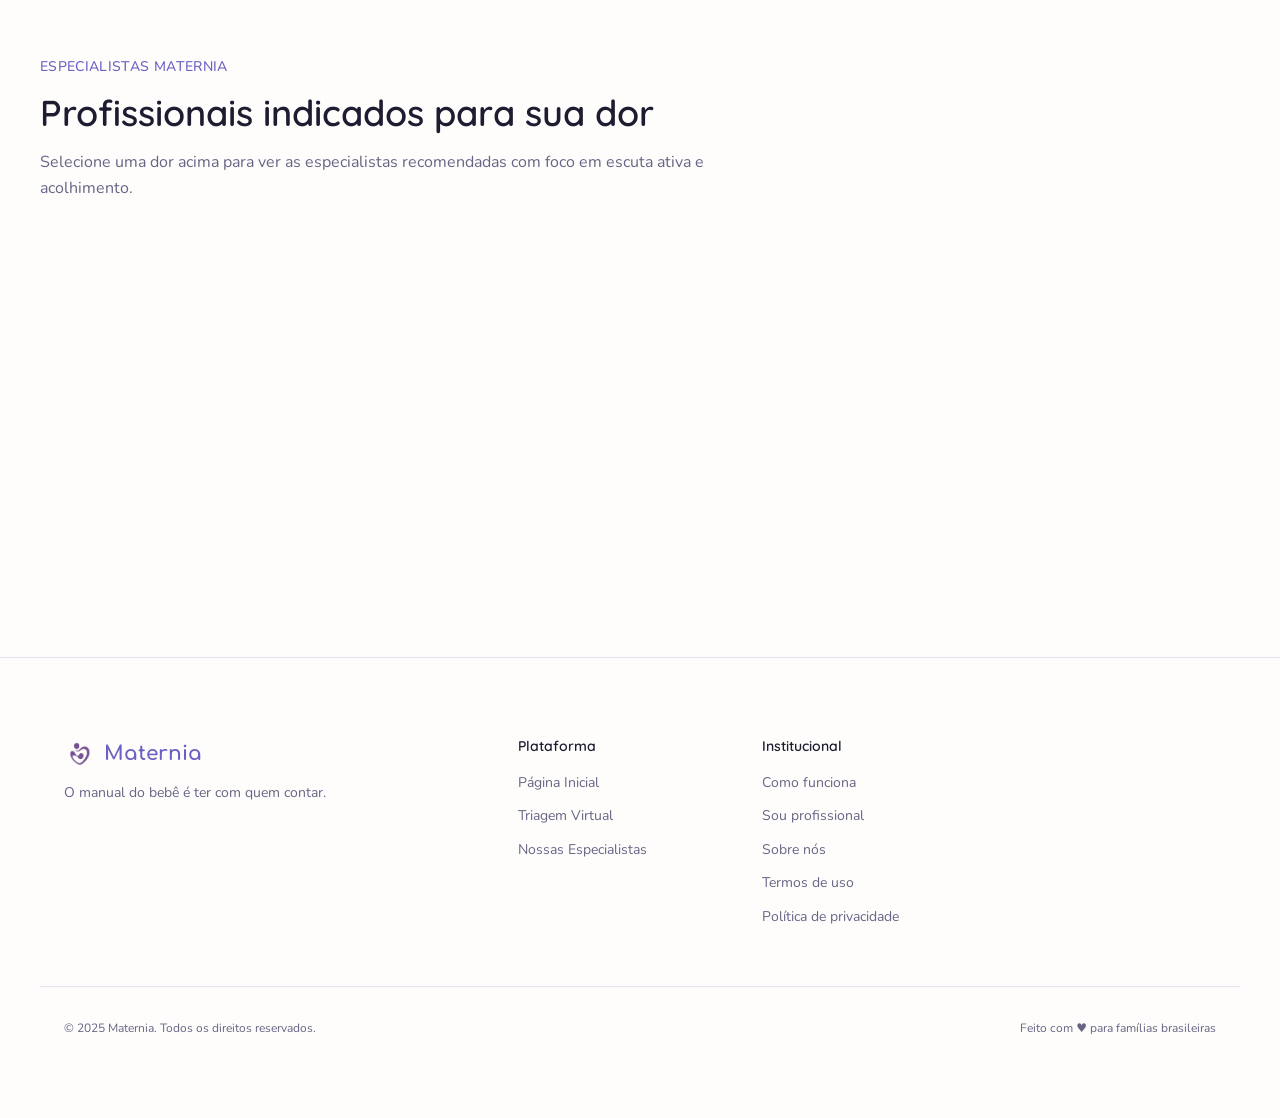
<file: triagem.html>
<!DOCTYPE html>
<html lang="pt-BR">
<head>
  <meta charset="UTF-8">
  <meta name="viewport" content="width=device-width, initial-scale=1.0">
  <title>Triagem Virtual — Maternia</title>
  <meta name="description" content="Tire suas dúvidas preventivas e encontre especialistas qualificados para amamentação, sono, febre, choro e cólica do seu bebê.">
  <meta name="author" content="Maternia">
  <meta property="og:type" content="website">
  <meta property="og:title" content="Triagem Virtual — Maternia">
  <meta property="og:description" content="Responda a perguntas rápidas e encontre o profissional ideal para acolher suas necessidades.">
  <meta name="twitter:card" content="summary">
  <meta name="twitter:site" content="@Maternia">
  <meta name="twitter:title" content="Triagem Virtual — Maternia">
  <meta name="twitter:description" content="Responda a perguntas rápidas e encontre o profissional ideal para acolher suas necessidades.">
  <link rel="preconnect" href="https://fonts.googleapis.com">
  <link rel="preconnect" href="https://fonts.gstatic.com" crossorigin>
  <link rel="icon" type="image/png" href="assets/logo.png">
  <link rel="stylesheet" href="css/styles.css">
</head>
<body>

  <!-- ========== HEADER ========== -->
  <header class="header">
    <div class="header-inner container">
      <a href="index.html" class="header-logo" aria-label="Maternia — Página inicial">
        <img src="assets/logo.png" alt="Maternia" width="32" height="32">
        <span>Maternia</span>
      </a>

      <nav class="header-nav" aria-label="Navegação principal">
        <a href="index.html">Página Inicial</a>
        <a href="#problemas">Dúvidas</a>
        <a href="#especialistas">Especialistas</a>
      </nav>

      <div class="header-actions">
        <a href="index.html" class="btn-login">Voltar ao site</a>
      </div>

      <button class="mobile-menu-btn" aria-label="Menu" aria-expanded="false">
        <svg width="24" height="24" viewBox="0 0 24 24" fill="none" stroke="currentColor" stroke-width="2" stroke-linecap="round" stroke-linejoin="round">
          <line x1="4" x2="20" y1="12" y2="12"/>
          <line x1="4" x2="20" y1="6" y2="6"/>
          <line x1="4" x2="20" y1="18" y2="18"/>
        </svg>
      </button>
    </div>

    <!-- Mobile Menu -->
    <div class="mobile-menu" aria-hidden="true">
      <button class="mobile-menu__close" aria-label="Fechar menu">
        <svg width="24" height="24" viewBox="0 0 24 24" fill="none" stroke="currentColor" stroke-width="2" stroke-linecap="round" stroke-linejoin="round">
          <path d="M18 6 6 18"/>
          <path d="M6 6l12 12"/>
        </svg>
      </button>
      <nav class="mobile-menu__nav" aria-label="Navegação mobile">
        <a href="index.html">Página Inicial</a>
        <a href="#problemas">Dúvidas</a>
        <a href="#especialistas">Especialistas</a>
        <a href="index.html" class="btn-primary btn-full">Voltar ao site</a>
      </nav>
    </div>
  </header>

  <main>

    <!-- ========== WELCOME TRIAGE HEADER ========== -->
    <section class="triage-intro py-8" style="padding-top: 4rem; padding-bottom: 2rem; background: linear-gradient(135deg, oklch(98.5% .012 80) 0%, oklch(95% .03 295) 100%); text-align: center;">
      <div class="container">
        <span class="section-label" style="text-transform: uppercase; font-size: 0.875rem; letter-spacing: 0.05em; font-weight: 600; color: var(--primary);">Espaço de Triagem</span>
        <h1 class="triage-intro__title mt-3" style="font-family: var(--font-display); font-size: 2.5rem; font-weight: 800; color: var(--foreground); line-height: 1.2; margin-top: 0.75rem;">Como podemos ajudar você e seu bebê agora?</h1>
        <p class="triage-intro__text mt-2 mx-auto" style="max-width: 38rem; color: var(--muted-foreground); font-size: 1.125rem; line-height: 1.6; margin: 1rem auto 0 auto;">
          Selecione a principal dúvida ou sintoma do seu bebê abaixo. O Maternia indicará orientações preventivas imediatas baseadas em triagem e mostrará especialistas prontos para te acolher.
        </p>
      </div>
    </section>

    <!-- ========== PROBLEMS (ETAPA 02) ========== -->
    <section id="problemas" class="section">
      <div class="container">
        <div class="problemas-grid">
          <!-- Card Amamentação -->
          <div class="problema-card animate-on-scroll hover-lift" data-problema="amamentacao" role="button" tabindex="0">
            <div class="problema-icone">
              <svg width="24" height="24" viewBox="0 0 24 24" fill="none" stroke="currentColor" stroke-width="2" stroke-linecap="round" stroke-linejoin="round" aria-hidden="true">
                <path d="M12 22a7 7 0 0 0 7-7c0-2-1-3.9-3-5.5s-3.5-4-4-6.5c-.5 2.5-2 4.9-4 6.5C6 11.1 5 13 5 15a7 7 0 0 0 7 7z"/>
              </svg>
            </div>
            <span class="problema-titulo">Amamentação</span>
            <span class="problema-descricao">Dores, pega incorreta ou dúvidas de produção.</span>
          </div>

          <!-- Card Sono -->
          <div class="problema-card animate-on-scroll hover-lift" data-problema="sono" role="button" tabindex="0">
            <div class="problema-icone">
              <svg width="24" height="24" viewBox="0 0 24 24" fill="none" stroke="currentColor" stroke-width="2" stroke-linecap="round" stroke-linejoin="round" aria-hidden="true">
                <path d="M20.985 12.486a9 9 0 1 1-9.473-9.472c.405-.022.617.46.402.803a6 6 0 0 0 8.268 8.268c.344-.215.825-.004.803.401"/>
              </svg>
            </div>
            <span class="problema-titulo">Sono</span>
            <span class="problema-descricao">Despertares frequentes ou rotina de sono segura.</span>
          </div>

          <!-- Card Febre -->
          <div class="problema-card animate-on-scroll hover-lift" data-problema="febre" role="button" tabindex="0">
            <div class="problema-icone">
              <svg width="24" height="24" viewBox="0 0 24 24" fill="none" stroke="currentColor" stroke-width="2" stroke-linecap="round" stroke-linejoin="round" aria-hidden="true">
                <circle cx="12" cy="12" r="10"/>
                <path d="M12 6v6l4 2"/>
              </svg>
            </div>
            <span class="problema-titulo">Febre</span>
            <span class="problema-descricao">Quando monitorar ou procurar atendimento médico.</span>
          </div>

          <!-- Card Choro excessivo -->
          <div class="problema-card animate-on-scroll hover-lift" data-problema="choro" role="button" tabindex="0">
            <div class="problema-icone">
              <svg width="24" height="24" viewBox="0 0 24 24" fill="none" stroke="currentColor" stroke-width="2" stroke-linecap="round" stroke-linejoin="round" aria-hidden="true">
                <path d="M10 16c.5.3 1.2.5 2 .5s1.5-.2 2-.5"/>
                <path d="M15 12h.01"/>
                <path d="M19.38 6.813A9 9 0 0 1 20.8 10.2a2 2 0 0 1 0 3.6 9 9 0 0 1-17.6 0 2 2 0 0 1 0-3.6A9 9 0 0 1 12 3c2 0 3.5 1.1 3.5 2.5s-.9 2.5-2 2.5c-.8 0-1.5-.4-1.5-1"/>
                <path d="M9 12h.01"/>
              </svg>
            </div>
            <span class="problema-titulo">Choro excessivo</span>
            <span class="problema-descricao">Choro inconsolável e como acalmar seu bebê.</span>
          </div>

          <!-- Card Cólica -->
          <div class="problema-card animate-on-scroll hover-lift" data-problema="colica" role="button" tabindex="0">
            <div class="problema-icone">
              <svg width="24" height="24" viewBox="0 0 24 24" fill="none" stroke="currentColor" stroke-width="2" stroke-linecap="round" stroke-linejoin="round" aria-hidden="true">
                <path d="M2 9.5a5.5 5.5 0 0 1 9.591-3.676.56.56 0 0 0 .818 0A5.49 5.49 0 0 1 22 9.5c0 2.29-1.5 4-3 5.5l-5.492 5.313a2 2 0 0 1-3 .019L5 15c-1.5-1.5-3-3.2-3-5.5"/>
              </svg>
            </div>
            <span class="problema-titulo">Cólica</span>
            <span class="problema-descricao">Crises de dor abdominal, massagens e alívio.</span>
          </div>

          <!-- Card Puerpério -->
          <div class="problema-card animate-on-scroll hover-lift" data-problema="puerperio" role="button" tabindex="0">
            <div class="problema-icone">
              <svg width="24" height="24" viewBox="0 0 24 24" fill="none" stroke="currentColor" stroke-width="2" stroke-linecap="round" stroke-linejoin="round" aria-hidden="true">
                <path d="M12 18V5"/>
                <path d="M15 13a4.17 4.17 0 0 1-3-4 4.17 4.17 0 0 1-3 4"/>
                <path d="M17.598 6.5A3 3 0 1 0 12 5a3 3 0 1 0-5.598 1.5"/>
                <path d="M17.997 5.125a4 4 0 0 1 2.526 5.77"/>
                <path d="M18 18a4 4 0 0 0 2-7.464"/>
                <path d="M19.967 17.483A4 4 0 1 1 12 18a4 4 0 1 1-7.967-.517"/>
                <path d="M6 18a4 4 0 0 1-2-7.464"/>
                <path d="M6.003 5.125a4 4 0 0 0-2.526 5.77"/>
              </svg>
            </div>
            <span class="problema-titulo">Puerpério</span>
            <span class="problema-descricao">Exaustão, saúde mental e adaptação da mãe.</span>
          </div>
        </div>
      </div>
    </section>

    <!-- ========== TRIAGE / FLUXO GUIADO (ETAPA 03) ========== -->
    <section id="fluxo-guiado" class="section section--muted" style="display:none;">
      <div class="container">
        <div id="fluxo-container" class="fluxo-card">
          <!-- Conteúdo dinâmico via JavaScript -->
        </div>
      </div>
    </section>

    <!-- ========== ESPECIALISTAS (ETAPA 04) ========== -->
    <section id="especialistas" class="section">
      <div class="container">
        <div class="section-header animate-on-scroll">
          <span class="section-label">Especialistas Maternia</span>
          <h2 class="section-title">Profissionais indicados para sua dor</h2>
          <p class="section-text">Selecione uma dor acima para ver as especialistas recomendadas com foco em escuta ativa e acolhimento.</p>
        </div>

        <div class="especialistas-grid mt-8">
          <!-- Cards gerados dinamicamente via JS -->
        </div>
      </div>
    </section>

  </main>

  <!-- ========== FOOTER ========== -->
  <footer class="footer">
    <div class="container">
      <div class="footer-grid">
        <!-- Brand Column -->
        <div class="footer-brand">
          <a href="index.html" class="header-logo" aria-label="Maternia — Página inicial">
            <img src="assets/logo.png" alt="Maternia" width="32" height="32" loading="lazy">
            <span>Maternia</span>
          </a>
          <p>O manual do bebê é ter com quem contar.</p>
        </div>

        <!-- Column 1 — Plataforma -->
        <div class="footer-col">
          <h4 class="footer-col__title">Plataforma</h4>
          <ul class="footer-col__links">
            <li><a href="index.html">Página Inicial</a></li>
            <li><a href="#problemas">Triagem Virtual</a></li>
            <li><a href="#especialistas">Nossas Especialistas</a></li>
          </ul>
        </div>

        <!-- Column 2 — Institucional -->
        <div class="footer-col">
          <h4 class="footer-col__title">Institucional</h4>
          <ul class="footer-col__links">
            <li><a href="index.html#como-funciona">Como funciona</a></li>
            <li><a href="index.html#para-profissionais">Sou profissional</a></li>
            <li><a href="#">Sobre nós</a></li>
            <li><a href="#">Termos de uso</a></li>
            <li><a href="#">Política de privacidade</a></li>
          </ul>
        </div>
      </div>

      <div class="footer-bottom">
        <p>© 2025 Maternia. Todos os direitos reservados.</p>
        <p>Feito com ♥ para famílias brasileiras</p>
      </div>
    </div>
  </footer>

  <!-- ========== INTEREST MODAL (ETAPA 05) ========== -->
  <div id="modal-interesse" role="dialog" aria-modal="true" aria-labelledby="modal-titulo" style="display:none;" onclick="fecharModalCliqueFora(event)">
    <div id="modal-conteudo" class="modal-conteudo">
      <!-- Preenchido dinamicamente pelo JavaScript -->
    </div>
  </div>

  <script src="js/scripts.js" defer></script>
</body>
</html>
</file>
<file: css/styles.css>
/* ==========================================================================
   Maternia — Complete Production Stylesheet
   A platform connecting new mothers to specialized healthcare professionals.
   ========================================================================== */

/* ==========================================================================
   1. GOOGLE FONTS
   ========================================================================== */
@import url('https://fonts.googleapis.com/css2?family=Quicksand:wght@300;400;500;600;700&family=Nunito:wght@300;400;600;700&family=Comfortaa:wght@500;700&display=swap');

/* ==========================================================================
   2. DESIGN TOKENS — CSS Custom Properties
   ========================================================================== */
:root {
  /* ---- Typography ---- */
  --font-sans: 'Nunito', system-ui, sans-serif;
  --font-display: 'Quicksand', sans-serif;
  --font-logo: 'Comfortaa', sans-serif;

  /* ---- Colors (oklch) — Light Theme ---- */
  --background: oklch(99.5% .003 70);       /* warm white */
  --foreground: oklch(24% .04 285);         /* deep violet-black for tired eyes */
  --card: oklch(100% 0 0);                 /* white */
  --card-foreground: oklch(24% .04 285);
  --primary: oklch(55% .15 285);           /* warm amethyst purple */
  --primary-foreground: oklch(100% 0 0);   /* white */
  --secondary: oklch(72% .08 220);         /* serene blue */
  --secondary-foreground: oklch(30% .07 220); /* deep serene blue */
  --muted: oklch(96% .015 285);            /* very soft lilac bg */
  --muted-foreground: oklch(52% .05 285);   /* slate lavender */
  --accent: oklch(94% .03 70);             /* soft warm beige / skin-like */
  --accent-foreground: oklch(35% .06 60);  /* warm brown/terracotta */
  --destructive: oklch(57.7% .245 27.325);
  --border: oklch(92% .02 285);            /* light lavender border */
  --input: oklch(94% .02 285);
  --ring: oklch(55% .15 285);
  --radius: 1.25rem;                       /* softer rounded corners */

  /* ---- Extended palette ---- */
  --primary-soft: oklch(95% .03 285);      /* light lavender background */
  --lavender: oklch(89% .05 285);          /* lavender accent */
  --azul-sereno: oklch(72% .08 220);       /* serene blue */
  --bege-pele: oklch(94% .03 70);          /* baby skin warm beige */
  --cream: oklch(98% .01 80);              /* warm cream */

  /* ---- Gradients ---- */
  --gradient-hero: linear-gradient(135deg, oklch(99.5% .003 70) 0%, oklch(95% .03 285) 100%);
  --gradient-soft: linear-gradient(160deg, oklch(95% .03 285) 0%, oklch(94% .03 70) 100%); /* lavender to warm beige */
  --gradient-primary: linear-gradient(135deg, oklch(55% .15 285), oklch(62% .12 310));

  /* ---- Shadows ---- */
  --shadow-soft: 0 12px 40px -12px oklch(55% .15 285 / .12);
  --shadow-card: 0 6px 30px -10px oklch(24% .04 285 / .06);
}



/* ==========================================================================
   3. CSS RESET — Modern Minimal
   ========================================================================== */
*,
*::before,
*::after {
  box-sizing: border-box;
  margin: 0;
  padding: 0;
}

html {
  -webkit-text-size-adjust: 100%;
  -moz-text-size-adjust: 100%;
  text-size-adjust: 100%;
  scroll-behavior: smooth;
  -webkit-font-smoothing: antialiased;
  -moz-osx-font-smoothing: grayscale;
}

img,
picture,
video,
canvas,
svg {
  display: block;
  max-width: 100%;
}

input,
button,
textarea,
select {
  font: inherit;
  color: inherit;
}

ul,
ol {
  list-style: none;
}

a {
  color: inherit;
  text-decoration: none;
}

/* ==========================================================================
   4. BASE STYLES
   ========================================================================== */
body {
  font-family: var(--font-sans);
  font-weight: 400;
  font-size: 1rem;
  line-height: 1.6;
  color: var(--foreground);
  background-color: var(--background);
  min-height: 100vh;
  min-height: 100dvh;
}

/* ---- Headings ---- */
h1, h2, h3, h4 {
  font-family: var(--font-display);
  font-weight: 600;
  line-height: 1.15;
  color: var(--foreground);
  text-wrap: balance;
}

h1 {
  font-size: 2.25rem;
  line-height: 1.08;
}

h2 {
  font-size: 1.875rem;
}

h3 {
  font-size: 1.25rem;
}

h4 {
  font-size: 1.125rem;
}

/* ---- Body text ---- */
p {
  line-height: 1.6;
}

.text-sm {
  font-size: 0.875rem;
}

.text-xs {
  font-size: 0.75rem;
}

.text-base {
  font-size: 1rem;
}

.text-lg {
  font-size: 1.125rem;
}

.text-xl {
  font-size: 1.25rem;
}

/* ---- Links ---- */
a:hover {
  color: var(--foreground);
}

/* ---- Selection ---- */
::selection {
  background-color: var(--primary);
  color: var(--primary-foreground);
}

/* ==========================================================================
   5. LAYOUT UTILITIES
   ========================================================================== */
.container {
  max-width: 80rem;
  margin-inline: auto;
  padding-inline: 1.5rem;
  width: 100%;
}

.grid-2 {
  display: grid;
  grid-template-columns: 1fr;
  gap: 1.5rem;
}

.grid-3 {
  display: grid;
  grid-template-columns: 1fr;
  gap: 1.5rem;
}

.grid-4 {
  display: grid;
  grid-template-columns: 1fr;
  gap: 1.5rem;
}

@media (min-width: 640px) {
  .grid-2 {
    grid-template-columns: repeat(2, 1fr);
  }

  .grid-4 {
    grid-template-columns: repeat(2, 1fr);
  }
}

@media (min-width: 768px) {
  .grid-3 {
    grid-template-columns: repeat(3, 1fr);
  }
}

@media (min-width: 1024px) {
  .grid-4 {
    grid-template-columns: repeat(4, 1fr);
  }
}

/* Utility classes matching Tailwind conventions used in the HTML */
.min-h-screen {
  min-height: 100vh;
  min-height: 100dvh;
}

.bg-background {
  background-color: var(--background);
}

.text-foreground {
  color: var(--foreground);
}

.mx-auto {
  margin-inline: auto;
}

.max-w-7xl {
  max-width: 80rem;
}

.px-6 {
  padding-inline: 1.5rem;
}

.leading-relaxed {
  line-height: 1.625;
}

.leading-tight {
  line-height: 1.25;
}

.font-medium {
  font-weight: 500;
}

.font-semibold {
  font-weight: 600;
}

.font-display {
  font-family: var(--font-display);
}

.italic {
  font-style: italic;
}

.uppercase {
  text-transform: uppercase;
}

.tracking-wide {
  letter-spacing: 0.025em;
}

.tracking-wider {
  letter-spacing: 0.05em;
}

.shrink-0 {
  flex-shrink: 0;
}

.transition {
  transition-property: color, background-color, border-color, text-decoration-color, fill, stroke, opacity, box-shadow, transform, filter, backdrop-filter;
  transition-timing-function: cubic-bezier(0.4, 0, 0.2, 1);
  transition-duration: 200ms;
}

.transition-all {
  transition-property: all;
  transition-timing-function: cubic-bezier(0.4, 0, 0.2, 1);
  transition-duration: 200ms;
}

/* ==========================================================================
   6. HEADER
   ========================================================================== */
.header,
header.sticky {
  position: sticky;
  top: 0;
  z-index: 40;
  backdrop-filter: blur(12px);
  -webkit-backdrop-filter: blur(12px);
  background-color: oklch(from var(--background) l c h / .7);
  border-bottom: 1px solid oklch(from var(--border) l c h / .5);
}

.header-inner,
header > div {
  display: flex;
  align-items: center;
  justify-content: space-between;
  height: 4rem;
  max-width: 80rem;
  margin-inline: auto;
  padding-inline: 1.5rem;
}

/* ---- Logo ---- */
.header-logo,
header a[href="#"] {
  display: flex;
  align-items: center;
  gap: 0.5rem;
  text-decoration: none;
}

.header-logo img,
header a[href="#"] img {
  height: 2.25rem;
  width: 2.25rem;
  object-fit: contain;
}

.header-logo span,
header a[href="#"] span {
  font-family: var(--font-logo);
  font-size: 1.25rem;
  font-weight: 700;
  color: var(--primary);
}

/* ---- Navigation ---- */
.header-nav,
header nav {
  display: none;
  align-items: center;
  gap: 2rem;
}

.header-nav a,
header nav a {
  font-size: 0.875rem;
  color: var(--muted-foreground);
  text-decoration: none;
  transition: color 200ms ease;
}

.header-nav a:hover,
header nav a:hover {
  color: var(--foreground);
}

/* ---- Header Actions ---- */
.header-actions,
header .flex.items-center.gap-2 {
  display: flex;
  align-items: center;
  gap: 0.5rem;
}

.btn-login {
  display: none;
  font-size: 0.875rem;
  color: oklch(from var(--foreground) l c h / .8);
  padding: 0.5rem 1rem;
  background: none;
  border: none;
  cursor: pointer;
  transition: color 200ms ease;
}

.btn-login:hover {
  color: var(--foreground);
}

.btn-cta-header {
  display: inline-flex;
  align-items: center;
  gap: 0.5rem;
  border-radius: 9999px;
  background-color: var(--primary);
  color: var(--primary-foreground);
  font-size: 0.875rem;
  font-weight: 500;
  padding: 0.5rem 1rem;
  border: none;
  cursor: pointer;
  box-shadow: var(--shadow-soft);
  transition: opacity 200ms ease;
}

.btn-cta-header:hover {
  opacity: 0.95;
}

/* ---- Mobile Menu Button ---- */
.mobile-menu-btn {
  display: block;
  background: none;
  border: none;
  cursor: pointer;
  color: var(--foreground);
  padding: 0.25rem;
}

/* ---- Mobile Menu Overlay ---- */
.mobile-menu {
  position: fixed;
  inset: 0;
  background-color: var(--background);
  z-index: 50;
  display: none;
  flex-direction: column;
  padding: 2rem 1.5rem;
}

.mobile-menu.active {
  display: flex;
}

.mobile-menu a {
  font-family: var(--font-display);
  font-size: 1.5rem;
  padding: 1rem 0;
  color: var(--foreground);
  border-bottom: 1px solid var(--border);
  display: block;
}

.mobile-menu a:hover {
  color: var(--primary);
}

@media (min-width: 640px) {
  .btn-login {
    display: inline-flex;
  }
}

@media (min-width: 768px) {
  .header-nav,
  header nav {
    display: flex;
  }

  .mobile-menu-btn {
    display: none;
  }
}

/* ==========================================================================
   7. BUTTONS
   ========================================================================== */
.btn-primary {
  display: inline-flex;
  align-items: center;
  gap: 0.5rem;
  border-radius: 9999px;
  background-color: var(--primary);
  color: var(--primary-foreground);
  padding: 0.75rem 1.25rem;
  font-size: 0.875rem;
  font-weight: 500;
  border: none;
  cursor: pointer;
  box-shadow: var(--shadow-soft);
  transition: opacity 200ms ease, transform 200ms ease;
  text-decoration: none;
  line-height: 1.4;
}

.btn-primary:hover {
  opacity: 0.95;
}

.btn-primary:active {
  transform: scale(0.98);
}

.btn-primary svg {
  width: 1rem;
  height: 1rem;
  flex-shrink: 0;
}

.btn-secondary {
  display: inline-flex;
  align-items: center;
  gap: 0.5rem;
  border-radius: 9999px;
  background-color: var(--card);
  color: var(--foreground);
  padding: 0.75rem 1.25rem;
  font-size: 0.875rem;
  font-weight: 500;
  border: 1px solid var(--border);
  cursor: pointer;
  transition: background-color 200ms ease;
  text-decoration: none;
  line-height: 1.4;
}

.btn-secondary:hover {
  background-color: var(--muted);
}

.btn-secondary:active {
  transform: scale(0.98);
}

.btn-full {
  width: 100%;
  justify-content: center;
}

/* ==========================================================================
   8. HERO SECTION
   ========================================================================== */
.hero {
  position: relative;
  overflow: hidden;
}

.hero-bg {
  position: absolute;
  inset: 0;
  z-index: -1;
  background: var(--gradient-hero);
}

.hero-glow {
  position: absolute;
  top: -8rem;
  right: -8rem;
  width: 40rem;
  height: 40rem;
  border-radius: 9999px;
  background: var(--gradient-soft);
  filter: blur(64px);
  opacity: 0.4;
  pointer-events: none;
}

.hero-grid {
  display: grid;
  grid-template-columns: 1fr;
  gap: 3rem;
  align-items: center;
  padding-top: 4rem;
  padding-bottom: 6rem;
  max-width: 80rem;
  margin-inline: auto;
  padding-inline: 1.5rem;
}

/* ---- Hero Badge ---- */
.hero-badge {
  display: inline-flex;
  align-items: center;
  gap: 0.5rem;
  border-radius: 9999px;
  background-color: oklch(from var(--card) l c h / .7);
  backdrop-filter: blur(8px);
  -webkit-backdrop-filter: blur(8px);
  border: 1px solid var(--border);
  padding: 0.375rem 1rem;
  font-size: 0.75rem;
  color: var(--muted-foreground);
}

.hero-badge svg {
  width: 0.875rem;
  height: 0.875rem;
  color: var(--primary);
}

/* ---- Hero Title ---- */
.hero-title {
  margin-top: 1.5rem;
  font-family: var(--font-display);
  font-size: 2.25rem;
  line-height: 1.08;
  color: var(--foreground);
}

.hero-title-accent {
  font-style: italic;
  color: var(--primary);
}

/* ---- Hero Text ---- */
.hero-text {
  margin-top: 1.25rem;
  font-size: 1rem;
  color: var(--muted-foreground);
  max-width: 32rem;
  line-height: 1.625;
}

/* ---- Quick Triage ---- */
.hero-quick-triage {
  margin-top: 2rem;
  margin-bottom: 2rem;
  background-color: var(--card);
  padding: 1.25rem 1.5rem;
  border-radius: var(--radius);
  border: 1px solid var(--border);
  box-shadow: var(--shadow-card);
  max-width: 38rem;
  width: 100%;
}

.quick-triage-label {
  font-family: var(--font-display);
  font-weight: 600;
  font-size: 0.95rem;
  color: var(--foreground);
  margin-bottom: 0.875rem;
  display: flex;
  align-items: center;
  gap: 0.5rem;
}

.quick-triage-options {
  display: grid;
  grid-template-columns: repeat(2, 1fr);
  gap: 0.75rem;
}

@media (max-width: 640px) {
  .quick-triage-options {
    grid-template-columns: 1fr;
  }
}

.quick-triage-btn {
  display: flex;
  align-items: center;
  gap: 0.5rem;
  padding: 0.75rem 1rem;
  border-radius: 0.75rem;
  background-color: var(--background);
  border: 1px solid var(--border);
  color: var(--foreground);
  font-family: var(--font-sans);
  font-size: 0.875rem;
  font-weight: 500;
  text-decoration: none;
  transition: all 0.2s ease;
  cursor: pointer;
}

.quick-triage-btn:hover {
  background-color: var(--primary-soft);
  border-color: var(--primary);
  transform: translateY(-2px);
  box-shadow: 0 4px 12px oklch(58% .13 295 / .08);
}

/* ---- Hero CTAs ---- */
.hero-ctas {
  display: flex;
  flex-wrap: wrap;
  gap: 0.75rem;
  margin-top: 1.75rem;
}

/* ---- Hero Social Proof ---- */
.hero-social-proof {
  display: flex;
  align-items: center;
  gap: 1.5rem;
  margin-top: 2.5rem;
  font-size: 0.875rem;
  color: var(--muted-foreground);
}

.hero-avatars {
  display: flex;
}

.hero-avatars img {
  width: 2.25rem;
  height: 2.25rem;
  border-radius: 9999px;
  object-fit: cover;
  border: 2px solid var(--background);
}

.hero-avatars img + img {
  margin-left: -0.5rem;
}

/* ---- Hero Image ---- */
.hero-image-wrapper {
  position: relative;
}

.hero-image-glow {
  position: absolute;
  inset: -1rem;
  border-radius: 2.5rem;
  background-color: oklch(from var(--primary) l c h / .1);
  filter: blur(40px);
  pointer-events: none;
}

.hero-image {
  position: relative;
  border-radius: 2rem;
  overflow: hidden;
  box-shadow: var(--shadow-soft);
}

.hero-image img {
  width: 100%;
  height: 34rem;
  object-fit: cover;
  display: block;
}

/* ---- Hero Floating Cards ---- */
.hero-float-card {
  position: absolute;
  background-color: var(--card);
  border-radius: 1rem;
  padding: 1rem;
  box-shadow: var(--shadow-card);
  border: 1px solid var(--border);
  z-index: 2;
}

.hero-float-card--bottom {
  bottom: -1.5rem;
  left: -1.5rem;
  max-width: 16rem;
}

.hero-float-card--top {
  top: -1rem;
  right: -1rem;
}

.hero-float-card .flex {
  display: flex;
}

.hero-float-card .items-center {
  align-items: center;
}

.hero-float-card .gap-3 {
  gap: 0.75rem;
}

.hero-float-card .gap-2 {
  gap: 0.5rem;
}

@media (min-width: 768px) {
  .hero-grid {
    grid-template-columns: repeat(2, 1fr);
    padding-top: 6rem;
    padding-bottom: 8rem;
  }

  .hero-title {
    font-size: 3rem;
  }
}

@media (min-width: 1024px) {
  .hero-title {
    font-size: 3.75rem;
  }
}

/* ==========================================================================
   9. SECTION COMMON
   ========================================================================== */
.section {
  padding-block: 5rem;
}

.section-header {
  max-width: 42rem;
}

.section-label {
  font-size: 0.875rem;
  font-weight: 500;
  color: var(--primary);
  letter-spacing: 0.025em;
  text-transform: uppercase;
}

.section-title {
  font-family: var(--font-display);
  margin-top: 0.75rem;
  font-size: 1.875rem;
}

.section-text {
  margin-top: 1rem;
  font-size: 1rem;
  color: var(--muted-foreground);
  line-height: 1.625;
}

.section--muted {
  background-color: oklch(from var(--muted) l c h / .4);
}

@media (min-width: 768px) {
  .section {
    padding-block: 7rem;
  }

  .section-title {
    font-size: 2.25rem;
  }
}

/* ==========================================================================
   10. PAIN CARDS
   ========================================================================== */
.pain-cards {
  display: grid;
  grid-template-columns: 1fr;
  gap: 1.25rem;
  margin-top: 3rem;
}

.pain-card {
  border-radius: 1.5rem;
  background-color: var(--card);
  border: 1px solid var(--border);
  padding: 1.5rem;
  transition: box-shadow 300ms ease;
}

.pain-card:hover {
  box-shadow: var(--shadow-card);
}

.pain-card__icon {
  width: 2.5rem;
  height: 2.5rem;
  border-radius: 1rem;
  display: grid;
  place-items: center;
  background: var(--primary-soft);
  margin-bottom: 1rem;
}

.pain-card__icon svg {
  width: 1.25rem;
  height: 1.25rem;
  color: var(--primary);
}

.pain-card__title {
  font-family: var(--font-display);
  font-size: 1.125rem;
  line-height: 1.25;
}

.pain-card__text {
  margin-top: 0.5rem;
  font-size: 0.875rem;
  color: var(--muted-foreground);
  line-height: 1.625;
}

@media (min-width: 640px) {
  .pain-cards {
    grid-template-columns: repeat(2, 1fr);
  }
}

@media (min-width: 1024px) {
  .pain-cards {
    grid-template-columns: repeat(4, 1fr);
  }
}

/* ==========================================================================
   11. STEPS SECTION
   ========================================================================== */
.steps-grid {
  display: grid;
  grid-template-columns: 1fr;
  gap: 1.5rem;
  margin-top: 3rem;
}

.step-card {
  border-radius: 1.5rem;
  background-color: var(--card);
  border: 1px solid var(--border);
  padding: 1.75rem;
}

.step-card__number {
  font-family: var(--font-display);
  font-size: 2.25rem;
  color: oklch(from var(--primary) l c h / .3);
  line-height: 1;
}

.step-card__title {
  font-family: var(--font-display);
  font-size: 1.25rem;
  margin-top: 0.75rem;
}

.step-card__text {
  margin-top: 0.5rem;
  font-size: 0.875rem;
  color: var(--muted-foreground);
  line-height: 1.625;
}

/* ---- Trust Badges ---- */
.trust-badges {
  display: grid;
  grid-template-columns: 1fr;
  gap: 1rem;
  margin-top: 2.5rem;
}

.trust-badge {
  display: flex;
  align-items: center;
  gap: 0.75rem;
  border-radius: 1rem;
  background-color: var(--card);
  border: 1px solid var(--border);
  padding: 1rem;
  font-size: 0.875rem;
}

.trust-badge svg {
  width: 1.25rem;
  height: 1.25rem;
  color: var(--primary);
  flex-shrink: 0;
}

.trust-badge span {
  color: oklch(from var(--foreground) l c h / .8);
}

@media (min-width: 640px) {
  .trust-badges {
    grid-template-columns: repeat(3, 1fr);
  }
}

@media (min-width: 768px) {
  .steps-grid {
    grid-template-columns: repeat(3, 1fr);
  }
}

/* ==========================================================================
   12. PROFESSIONAL CARDS
   ========================================================================== */
.pro-header {
  display: flex;
  align-items: flex-end;
  justify-content: space-between;
  gap: 1.5rem;
  flex-wrap: wrap;
}

.pro-link {
  display: inline-flex;
  align-items: center;
  gap: 0.25rem;
  font-size: 0.875rem;
  color: var(--primary);
  font-weight: 500;
  text-decoration: none;
  white-space: nowrap;
  transition: gap 200ms ease;
}

.pro-link:hover {
  gap: 0.5rem;
}

.pro-link svg {
  width: 1rem;
  height: 1rem;
}

.pro-grid {
  display: grid;
  grid-template-columns: 1fr;
  gap: 1.5rem;
  margin-top: 3rem;
}

.pro-card {
  border-radius: 1.5rem;
  background-color: var(--card);
  border: 1px solid var(--border);
  overflow: hidden;
  box-shadow: var(--shadow-card);
  transition: transform 300ms ease;
}

.pro-card:hover {
  transform: translateY(-4px);
}

.pro-card__image {
  aspect-ratio: 4 / 5;
  overflow: hidden;
}

.pro-card__image img {
  width: 100%;
  height: 100%;
  object-fit: cover;
  display: block;
  transition: transform 500ms ease;
}

.pro-card:hover .pro-card__image img {
  transform: scale(1.03);
}

.pro-card__body {
  padding: 1.5rem;
}

.pro-card__name {
  font-family: var(--font-display);
  font-size: 1.125rem;
}

.pro-card__role {
  font-size: 0.875rem;
  color: var(--muted-foreground);
}

.pro-card__rating {
  display: flex;
  align-items: center;
  gap: 0.25rem;
  margin-top: 0.5rem;
  font-size: 0.875rem;
}

.pro-card__rating svg {
  width: 1rem;
  height: 1rem;
  color: var(--accent-foreground);
  fill: currentColor;
}

.pro-card__rating span {
  font-weight: 500;
}

.pro-card__rating .text-muted-foreground {
  color: var(--muted-foreground);
  font-weight: 400;
}

.pro-card__tags {
  display: flex;
  flex-wrap: wrap;
  gap: 0.5rem;
  margin-top: 1rem;
}

.pro-card__tag {
  font-size: 0.75rem;
  padding: 0.25rem 0.75rem;
  border-radius: 9999px;
  background-color: var(--muted);
  color: var(--muted-foreground);
  border: 1px solid var(--border);
}

.pro-card__price {
  margin-top: 1.25rem;
  font-size: 0.75rem;
  color: var(--muted-foreground);
}

.pro-card__btn {
  margin-top: 0.75rem;
  display: inline-flex;
  align-items: center;
  justify-content: center;
  gap: 0.5rem;
  width: 100%;
  border-radius: 9999px;
  background-color: var(--primary);
  color: var(--primary-foreground);
  padding: 0.75rem 1.25rem;
  font-size: 0.875rem;
  font-weight: 500;
  border: none;
  cursor: pointer;
  transition: opacity 200ms ease;
}

.pro-card__btn:hover {
  opacity: 0.95;
}

.pro-card__btn svg {
  width: 1rem;
  height: 1rem;
}

@media (min-width: 768px) {
  .pro-grid {
    grid-template-columns: repeat(3, 1fr);
  }
}

/* ==========================================================================
   13. NEED CARDS (Por Onde Começar)
   ========================================================================== */
.needs-grid {
  display: grid;
  grid-template-columns: 1fr;
  gap: 1.25rem;
  margin-top: 3rem;
}

.need-card {
  border-radius: 1.5rem;
  background-color: var(--card);
  border: 1px solid var(--border);
  padding: 1.5rem;
  display: flex;
  flex-direction: column;
  text-decoration: none;
  color: var(--foreground);
  transition: border-color 300ms ease, box-shadow 300ms ease;
}

.need-card:hover {
  border-color: oklch(from var(--primary) l c h / .4);
  box-shadow: var(--shadow-card);
}

.need-card__header {
  display: flex;
  align-items: flex-start;
  justify-content: space-between;
  gap: 0.75rem;
}

.need-card__icon {
  width: 2.5rem;
  height: 2.5rem;
  border-radius: 1rem;
  display: grid;
  place-items: center;
  background: var(--gradient-soft);
  flex-shrink: 0;
}

.need-card__icon svg {
  width: 1.25rem;
  height: 1.25rem;
  color: var(--primary);
}

.need-card__specialist {
  font-size: 0.625rem;
  text-transform: uppercase;
  letter-spacing: 0.05em;
  color: var(--primary);
  font-weight: 600;
  padding: 0.25rem 0.625rem;
  border-radius: 9999px;
  background: var(--primary-soft);
  white-space: nowrap;
  line-height: 1.4;
}

.need-card__title {
  font-family: var(--font-display);
  font-size: 1.125rem;
  margin-top: 1rem;
  line-height: 1.25;
}

.need-card__text {
  margin-top: 0.5rem;
  font-size: 0.875rem;
  color: var(--muted-foreground);
  line-height: 1.625;
}

.need-card__link {
  margin-top: 1rem;
  display: inline-flex;
  align-items: center;
  gap: 0.25rem;
  font-size: 0.875rem;
  color: var(--primary);
  font-weight: 500;
  transition: gap 300ms ease;
}

.need-card:hover .need-card__link {
  gap: 0.5rem;
}

.need-card__link svg {
  width: 1rem;
  height: 1rem;
}

/* ---- Needs CTA Banner ---- */
.needs-cta {
  margin-top: 2.5rem;
  border-radius: 1.5rem;
  border: 1px dashed oklch(from var(--primary) l c h / .3);
  padding: 1.5rem;
  background: var(--primary-soft);
  display: flex;
  flex-wrap: wrap;
  align-items: center;
  justify-content: space-between;
  gap: 1rem;
}

.needs-cta p:first-child {
  font-family: var(--font-display);
  font-size: 1.25rem;
}

.needs-cta p.text-sm {
  font-size: 0.875rem;
  color: var(--muted-foreground);
  margin-top: 0.25rem;
}

@media (min-width: 640px) {
  .needs-grid {
    grid-template-columns: repeat(2, 1fr);
  }
}

@media (min-width: 768px) {
  .needs-cta {
    padding: 2rem;
  }
}

@media (min-width: 1024px) {
  .needs-grid {
    grid-template-columns: repeat(3, 1fr);
  }
}

/* ==========================================================================
   14. FOR PROFESSIONALS SECTION
   ========================================================================== */
.for-pros {
  display: grid;
  grid-template-columns: 1fr;
  gap: 3rem;
  align-items: center;
}

.for-pros__checklist {
  margin-top: 2rem;
  display: flex;
  flex-direction: column;
  gap: 0.75rem;
}

.for-pros__checklist li {
  display: flex;
  align-items: flex-start;
  gap: 0.75rem;
  font-size: 0.875rem;
  color: oklch(from var(--foreground) l c h / .85);
}

.for-pros__checklist li span {
  width: 1.25rem;
  height: 1.25rem;
  margin-top: 0.125rem;
  border-radius: 9999px;
  display: grid;
  place-items: center;
  flex-shrink: 0;
  background: var(--primary-soft);
}

.for-pros__checklist li span svg {
  width: 0.75rem;
  height: 0.75rem;
  color: var(--primary);
}

.for-pros__actions {
  display: flex;
  flex-wrap: wrap;
  gap: 0.75rem;
  margin-top: 2rem;
}

/* ---- Mini Cards Grid ---- */
.for-pros__cards {
  display: grid;
  grid-template-columns: repeat(2, 1fr);
  gap: 1rem;
}

.for-pros__mini-card {
  border-radius: 1.5rem;
  background-color: var(--card);
  border: 1px solid var(--border);
  padding: 1.5rem;
}

.for-pros__mini-card__icon {
  width: 2.5rem;
  height: 2.5rem;
  border-radius: 1rem;
  display: grid;
  place-items: center;
  background: var(--primary-soft);
  margin-bottom: 1rem;
}

.for-pros__mini-card__icon svg {
  width: 1.25rem;
  height: 1.25rem;
  color: var(--primary);
}

.for-pros__mini-card__title {
  font-family: var(--font-display);
  font-size: 1rem;
}

.for-pros__mini-card__text {
  font-size: 0.875rem;
  color: var(--muted-foreground);
  margin-top: 0.375rem;
  line-height: 1.625;
}

@media (min-width: 1024px) {
  .for-pros {
    grid-template-columns: repeat(2, 1fr);
  }
}

/* ==========================================================================
   15. CONTENT / BLOG SECTION
   ========================================================================== */
.content-header {
  display: flex;
  align-items: flex-end;
  justify-content: space-between;
  gap: 1.5rem;
  flex-wrap: wrap;
}

.content-grid {
  display: grid;
  grid-template-columns: 1fr;
  gap: 1.5rem;
  margin-top: 3rem;
}

.content-card {
  border-radius: 1.5rem;
  background-color: var(--card);
  border: 1px solid var(--border);
  overflow: hidden;
  box-shadow: var(--shadow-card);
  display: flex;
  flex-direction: column;
}

.content-card--featured {
  grid-column: 1;
}

.content-card__image {
  aspect-ratio: 16 / 9;
  overflow: hidden;
}

.content-card__image img {
  width: 100%;
  height: 100%;
  object-fit: cover;
  display: block;
  transition: transform 500ms ease;
}

.content-card:hover .content-card__image img {
  transform: scale(1.03);
}

.content-card__body {
  padding: 1.5rem;
  display: flex;
  flex-direction: column;
  flex: 1;
}

.content-card__category {
  font-size: 0.75rem;
  color: var(--primary);
  font-weight: 600;
  text-transform: uppercase;
  letter-spacing: 0.05em;
}

.content-card__title {
  font-family: var(--font-display);
  font-size: 1.125rem;
  margin-top: 0.5rem;
  line-height: 1.25;
}

.content-card__excerpt {
  font-size: 0.875rem;
  color: var(--muted-foreground);
  margin-top: 0.5rem;
  display: -webkit-box;
  -webkit-line-clamp: 2;
  -webkit-box-orient: vertical;
  overflow: hidden;
  line-height: 1.625;
}

.content-card__meta {
  display: flex;
  align-items: center;
  gap: 0.5rem;
  margin-top: 1rem;
  font-size: 0.75rem;
  color: var(--muted-foreground);
}

.content-card__link {
  display: inline-flex;
  align-items: center;
  gap: 0.25rem;
  font-size: 0.875rem;
  color: var(--primary);
  font-weight: 500;
  margin-top: auto;
  padding-top: 0.75rem;
  text-decoration: none;
  transition: gap 200ms ease;
}

.content-card__link:hover {
  gap: 0.5rem;
}

.content-card__link svg {
  width: 1rem;
  height: 1rem;
}

@media (min-width: 1024px) {
  .content-grid {
    grid-template-columns: repeat(5, 1fr);
  }

  .content-card--featured {
    grid-column: span 3;
    grid-row: span 2;
  }

  .content-card--featured .content-card__image {
    aspect-ratio: auto;
    flex: 1;
  }

  .content-card--featured .content-card__title {
    font-size: 1.5rem;
  }

  .content-card--featured .content-card__excerpt {
    -webkit-line-clamp: 3;
  }

  .content-card:not(.content-card--featured) {
    grid-column: span 2;
  }
}

/* ==========================================================================
   16. FAQ SECTION
   ========================================================================== */
.faq-grid {
  max-width: 48rem;
  margin-inline: auto;
  margin-top: 3rem;
}

.faq-item {
  border-bottom: 1px solid var(--border);
  overflow: hidden;
}

details.faq-item summary {
  list-style: none;
  cursor: pointer;
  padding: 1.25rem 0;
  display: flex;
  align-items: center;
  justify-content: space-between;
  gap: 1rem;
  font-family: var(--font-display);
  font-size: 1rem;
  font-weight: 500;
  transition: color 200ms ease;
}

@media (min-width: 768px) {
  details.faq-item summary {
    font-size: 1.125rem;
  }
}

details.faq-item summary::-webkit-details-marker {
  display: none;
}

details.faq-item summary::marker {
  content: '';
}

details.faq-item summary:hover {
  color: var(--primary);
}

.faq-icon {
  width: 1.5rem;
  height: 1.5rem;
  display: grid;
  place-items: center;
  flex-shrink: 0;
  transition: transform 300ms ease;
  color: var(--muted-foreground);
}

.faq-icon svg {
  width: 1.25rem;
  height: 1.25rem;
}

details.faq-item[open] summary .faq-icon {
  transform: rotate(45deg);
}

.faq-answer {
  padding-bottom: 1.25rem;
  font-size: 0.875rem;
  color: var(--muted-foreground);
  line-height: 1.625;
  animation: faqReveal 300ms ease forwards;
}

@keyframes faqReveal {
  from {
    opacity: 0;
    transform: translateY(-8px);
  }
  to {
    opacity: 1;
    transform: translateY(0);
  }
}

/* ==========================================================================
   17. FOOTER
   ========================================================================== */
.footer {
  padding-block: 5rem;
  border-top: 1px solid var(--border);
}

.footer-grid {
  display: grid;
  grid-template-columns: 1fr;
  gap: 2rem;
  max-width: 80rem;
  margin-inline: auto;
  padding-inline: 1.5rem;
}

.footer-brand {
  display: flex;
  flex-direction: column;
  gap: 0.75rem;
}

.footer-brand a {
  display: flex;
  align-items: center;
  gap: 0.5rem;
}

.footer-brand img {
  height: 2rem;
  width: 2rem;
  object-fit: contain;
}

.footer-brand span.font-display {
  font-family: var(--font-display);
  font-size: 1.125rem;
  font-weight: 600;
  color: var(--primary);
}

.footer-brand p {
  font-size: 0.875rem;
  color: var(--muted-foreground);
  max-width: 20rem;
  line-height: 1.5;
}

.footer-col {
  display: flex;
  flex-direction: column;
}

.footer-col__title {
  font-weight: 600;
  font-size: 0.875rem;
  margin-bottom: 1rem;
  color: var(--foreground);
}

.footer-col__links {
  display: flex;
  flex-direction: column;
}

.footer-col__links li {
  margin-bottom: 0.5rem;
}

.footer-col__links a {
  font-size: 0.875rem;
  color: var(--muted-foreground);
  text-decoration: none;
  transition: color 200ms ease;
}

.footer-col__links a:hover {
  color: var(--foreground);
}

.footer-bottom {
  margin-top: 3rem;
  padding-top: 2rem;
  border-top: 1px solid var(--border);
  display: flex;
  flex-wrap: wrap;
  align-items: center;
  justify-content: space-between;
  gap: 1rem;
  font-size: 0.75rem;
  color: var(--muted-foreground);
  max-width: 80rem;
  margin-inline: auto;
  padding-inline: 1.5rem;
}

.footer-bottom a {
  color: var(--muted-foreground);
  text-decoration: none;
  transition: color 200ms ease;
}

.footer-bottom a:hover {
  color: var(--foreground);
}

@media (min-width: 640px) {
  .footer-grid {
    grid-template-columns: repeat(2, 1fr);
  }
}

@media (min-width: 1024px) {
  .footer-grid {
    grid-template-columns: 2fr 1fr 1fr 1fr;
  }
}

/* ==========================================================================
   18. ANIMATIONS
   ========================================================================== */
@keyframes fadeInUp {
  from {
    opacity: 0;
    transform: translateY(20px);
  }
  to {
    opacity: 1;
    transform: translateY(0);
  }
}

@keyframes pulse-soft {
  0%, 100% {
    opacity: 1;
  }
  50% {
    opacity: 0.8;
  }
}

@keyframes float {
  0%, 100% {
    transform: translateY(0);
  }
  50% {
    transform: translateY(-6px);
  }
}

@keyframes shimmer {
  0% {
    background-position: -200% center;
  }
  100% {
    background-position: 200% center;
  }
}

/* ---- Scroll-triggered animations ---- */
.animate-on-scroll {
  opacity: 0;
  transform: translateY(20px);
  transition: opacity 0.6s ease, transform 0.6s ease;
}

.animate-on-scroll.is-visible {
  opacity: 1;
  transform: translateY(0);
}

/* ---- Staggered children ---- */
.animate-on-scroll.is-visible:nth-child(1) { transition-delay: 0ms; }
.animate-on-scroll.is-visible:nth-child(2) { transition-delay: 100ms; }
.animate-on-scroll.is-visible:nth-child(3) { transition-delay: 200ms; }
.animate-on-scroll.is-visible:nth-child(4) { transition-delay: 300ms; }
.animate-on-scroll.is-visible:nth-child(5) { transition-delay: 400ms; }
.animate-on-scroll.is-visible:nth-child(6) { transition-delay: 500ms; }

/* ---- Hover Lift ---- */
.hover-lift {
  transition: transform 300ms ease;
}

.hover-lift:hover {
  transform: translateY(-4px);
}

/* ---- Float animation for hero cards ---- */
.hero-float-card--bottom {
  animation: float 4s ease-in-out infinite;
}

.hero-float-card--top {
  animation: float 4s ease-in-out infinite 1s;
}

/* ==========================================================================
   19. RESPONSIVE — Full Breakpoint Overrides
   ========================================================================== */

/* ---- Small (640px) ---- */
@media (min-width: 640px) {
  h1 {
    font-size: 2.5rem;
  }

  h2 {
    font-size: 2rem;
  }

  .hero-badge {
    font-size: 0.8125rem;
  }
}

/* ---- Medium (768px) ---- */
@media (min-width: 768px) {
  h1 {
    font-size: 3rem;
  }

  h2 {
    font-size: 2.25rem;
  }

  .container {
    padding-inline: 2rem;
  }

  /* Hero adjustments already handled in hero section */

  /* Section spacing already handled in section block */

  /* Navigation visible on desktop */
  nav.hidden {
    display: flex;
  }
}

/* ---- Large (1024px) ---- */
@media (min-width: 1024px) {
  h1 {
    font-size: 3.75rem;
  }

  .container {
    padding-inline: 2.5rem;
  }
}

/* ==========================================================================
   20. ACCESSIBILITY
   ========================================================================== */

/* ---- Focus-Visible ---- */
:focus-visible {
  outline: 2px solid var(--primary);
  outline-offset: 2px;
}

button:focus-visible,
a:focus-visible,
input:focus-visible,
textarea:focus-visible,
select:focus-visible,
details summary:focus-visible {
  outline: 2px solid var(--primary);
  outline-offset: 2px;
}

/* Remove default focus ring for mouse users */
:focus:not(:focus-visible) {
  outline: none;
}

/* ---- Skip to Content ---- */
.skip-to-content {
  position: absolute;
  top: -100%;
  left: 50%;
  transform: translateX(-50%);
  background-color: var(--primary);
  color: var(--primary-foreground);
  padding: 0.75rem 1.5rem;
  border-radius: 0 0 var(--radius) var(--radius);
  font-size: 0.875rem;
  font-weight: 500;
  z-index: 9999;
  text-decoration: none;
  transition: top 200ms ease;
}

.skip-to-content:focus {
  top: 0;
}

/* ---- Reduced Motion ---- */
@media (prefers-reduced-motion: reduce) {
  *,
  *::before,
  *::after {
    animation-duration: 0.01ms !important;
    animation-iteration-count: 1 !important;
    transition-duration: 0.01ms !important;
    scroll-behavior: auto !important;
  }

  .animate-on-scroll {
    opacity: 1;
    transform: none;
    transition: none;
  }

  .hover-lift:hover {
    transform: none;
  }

  .hero-float-card--bottom,
  .hero-float-card--top {
    animation: none;
  }

  .pro-card:hover {
    transform: none;
  }

  .content-card:hover .content-card__image img,
  .pro-card:hover .pro-card__image img {
    transform: none;
  }
}

/* ---- Screen reader only ---- */
.sr-only {
  position: absolute;
  width: 1px;
  height: 1px;
  padding: 0;
  margin: -1px;
  overflow: hidden;
  clip: rect(0, 0, 0, 0);
  white-space: nowrap;
  border-width: 0;
}

/* ==========================================================================
   UTILITY CLASSES — Matching HTML conventions
   These map Tailwind-like utility class names used in the HTML to real CSS.
   ========================================================================== */

/* ---- Display ---- */
.flex { display: flex; }
.inline-flex { display: inline-flex; }
.grid { display: grid; }
.hidden { display: none; }
.block { display: block; }
.inline-block { display: inline-block; }

/* ---- Flexbox ---- */
.flex-col { flex-direction: column; }
.flex-wrap { flex-wrap: wrap; }
.items-center { align-items: center; }
.items-start { align-items: flex-start; }
.items-end { align-items: flex-end; }
.justify-center { justify-content: center; }
.justify-between { justify-content: space-between; }
.place-items-center { place-items: center; }

/* ---- Gap ---- */
.gap-1 { gap: 0.25rem; }
.gap-2 { gap: 0.5rem; }
.gap-3 { gap: 0.75rem; }
.gap-4 { gap: 1rem; }
.gap-5 { gap: 1.25rem; }
.gap-6 { gap: 1.5rem; }
.gap-8 { gap: 2rem; }
.gap-12 { gap: 3rem; }

/* ---- Spacing ---- */
.mt-1 { margin-top: 0.25rem; }
.mt-2 { margin-top: 0.5rem; }
.mt-3 { margin-top: 0.75rem; }
.mt-4 { margin-top: 1rem; }
.mt-5 { margin-top: 1.25rem; }
.mt-6 { margin-top: 1.5rem; }
.mt-7 { margin-top: 1.75rem; }
.mt-8 { margin-top: 2rem; }
.mt-10 { margin-top: 2.5rem; }
.mt-12 { margin-top: 3rem; }
.mb-1 { margin-bottom: 0.25rem; }
.mb-4 { margin-bottom: 1rem; }
.p-4 { padding: 1rem; }
.p-6 { padding: 1.5rem; }
.p-7 { padding: 1.75rem; }
.px-3 { padding-inline: 0.75rem; }
.px-4 { padding-inline: 1rem; }
.px-5 { padding-inline: 1.25rem; }
.py-1 { padding-block: 0.25rem; }
.py-2 { padding-block: 0.5rem; }
.py-3 { padding-block: 0.75rem; }
.py-20 { padding-block: 5rem; }

/* ---- Sizing ---- */
.w-3 { width: 0.75rem; }
.w-3\.5 { width: 0.875rem; }
.w-4 { width: 1rem; }
.w-5 { width: 1.25rem; }
.w-9 { width: 2.25rem; }
.w-10 { width: 2.5rem; }
.w-full { width: 100%; }
.h-3 { height: 0.75rem; }
.h-3\.5 { height: 0.875rem; }
.h-4 { height: 1rem; }
.h-5 { height: 1.25rem; }
.h-9 { height: 2.25rem; }
.h-10 { height: 2.5rem; }
.h-16 { height: 4rem; }

/* ---- Spacing Negative ---- */
.-space-x-2 > * + * {
  margin-left: -0.5rem;
}

.-inset-4 {
  inset: -1rem;
}

.-top-4 { top: -1rem; }
.-right-4 { right: -1rem; }
.-bottom-6 { bottom: -1.5rem; }
.-left-6 { left: -1.5rem; }
.-top-32 { top: -8rem; }
.-right-32 { right: -8rem; }

/* ---- Position ---- */
.relative { position: relative; }
.absolute { position: absolute; }
.fixed { position: fixed; }
.sticky { position: sticky; }
.inset-0 { inset: 0; }
.top-0 { top: 0; }
.z-40 { z-index: 40; }
.z-50 { z-index: 50; }
.-z-10 { z-index: -10; }

/* ---- Border Radius ---- */
.rounded-full { border-radius: 9999px; }
.rounded-2xl { border-radius: 1rem; }
.rounded-3xl { border-radius: 1.5rem; }
.rounded-\[2rem\] { border-radius: 2rem; }
.rounded-\[2\.5rem\] { border-radius: 2.5rem; }

/* ---- Borders ---- */
.border { border: 1px solid var(--border); }
.border-b { border-bottom: 1px solid var(--border); }
.border-t { border-top: 1px solid var(--border); }
.border-border { border-color: var(--border); }
.border-dashed { border-style: dashed; }

/* ---- Colors ---- */
.bg-card { background-color: var(--card); }
.bg-primary { background-color: var(--primary); }
.bg-muted { background-color: var(--muted); }
.text-primary { color: var(--primary); }
.text-primary-foreground { color: var(--primary-foreground); }
.text-muted-foreground { color: var(--muted-foreground); }
.text-accent-foreground { color: var(--accent-foreground); }

/* ---- Opacity with alpha ---- */
.bg-card\/70 { background-color: oklch(from var(--card) l c h / .7); }
.bg-background\/70 { background-color: oklch(from var(--background) l c h / .7); }
.bg-primary\/10 { background-color: oklch(from var(--primary) l c h / .1); }
.bg-muted\/40 { background-color: oklch(from var(--muted) l c h / .4); }
.text-primary\/30 { color: oklch(from var(--primary) l c h / .3); }
.text-foreground\/80 { color: oklch(from var(--foreground) l c h / .8); }
.text-foreground\/85 { color: oklch(from var(--foreground) l c h / .85); }
.border-border\/50 { border-color: oklch(from var(--border) l c h / .5); }
.border-primary\/30 { border-color: oklch(from var(--primary) l c h / .3); }
.border-primary\/40 { border-color: oklch(from var(--primary) l c h / .4); }

/* ---- Typography ---- */
.text-4xl { font-size: 2.25rem; line-height: 2.5rem; }
.text-3xl { font-size: 1.875rem; line-height: 2.25rem; }
.text-\[10px\] { font-size: 0.625rem; }
.leading-\[1\.08\] { line-height: 1.08; }
.max-w-lg { max-width: 32rem; }
.max-w-xl { max-width: 36rem; }
.max-w-2xl { max-width: 42rem; }

/* ---- Overflow & Visual ---- */
.overflow-hidden { overflow: hidden; }
.object-cover { object-fit: cover; }
.object-contain { object-fit: contain; }
.aspect-\[4\/5\] { aspect-ratio: 4 / 5; }
.aspect-video { aspect-ratio: 16 / 9; }
.ring-2 { box-shadow: 0 0 0 2px var(--background); }
.ring-background { --tw-ring-color: var(--background); }

/* ---- Backdrop ---- */
.backdrop-blur-md {
  backdrop-filter: blur(12px);
  -webkit-backdrop-filter: blur(12px);
}

.backdrop-blur {
  backdrop-filter: blur(8px);
  -webkit-backdrop-filter: blur(8px);
}

.blur-2xl {
  filter: blur(40px);
}

.blur-3xl {
  filter: blur(64px);
}

/* ---- Opacity ---- */
.opacity-40 { opacity: 0.4; }

/* ---- Transforms ---- */
.hover\:opacity-95:hover { opacity: 0.95; }
.hover\:text-foreground:hover { color: var(--foreground); }
.hover\:bg-muted:hover { background-color: var(--muted); }
.hover\:-translate-y-1:hover { transform: translateY(-0.25rem); }

/* ---- Space Y ---- */
.space-y-3 > * + * {
  margin-top: 0.75rem;
}

/* ---- Shadow utilities ---- */
.shadow-\[var\(--shadow-soft\)\] { box-shadow: var(--shadow-soft); }
.shadow-\[var\(--shadow-card\)\] { box-shadow: var(--shadow-card); }
.hover\:shadow-\[var\(--shadow-card\)\]:hover { box-shadow: var(--shadow-card); }

/* ---- Group hover ---- */
.group:hover .group-hover\:gap-2 { gap: 0.5rem; }

/* ---- Responsive utility overrides ---- */
@media (min-width: 640px) {
  .sm\:inline-flex { display: inline-flex; }
  .sm\:grid-cols-2 { grid-template-columns: repeat(2, 1fr); }
  .sm\:grid-cols-3 { grid-template-columns: repeat(3, 1fr); }
}

@media (min-width: 768px) {
  .md\:flex { display: flex; }
  .md\:grid-cols-2 { grid-template-columns: repeat(2, 1fr); }
  .md\:grid-cols-3 { grid-template-columns: repeat(3, 1fr); }
  .md\:pt-24 { padding-top: 6rem; }
  .md\:pb-32 { padding-bottom: 8rem; }
  .md\:py-28 { padding-block: 7rem; }
  .md\:p-8 { padding: 2rem; }
  .md\:text-5xl { font-size: 3rem; line-height: 1; }
  .md\:text-4xl { font-size: 2.25rem; line-height: 2.5rem; }
}

@media (min-width: 1024px) {
  .lg\:grid-cols-2 { grid-template-columns: repeat(2, 1fr); }
  .lg\:grid-cols-3 { grid-template-columns: repeat(3, 1fr); }
  .lg\:grid-cols-4 { grid-template-columns: repeat(4, 1fr); }
  .lg\:grid-cols-5 { grid-template-columns: repeat(5, 1fr); }
  .lg\:col-span-3 { grid-column: span 3; }
  .lg\:row-span-2 { grid-row: span 2; }
  .lg\:text-6xl { font-size: 3.75rem; line-height: 1; }
}

/* ==========================================================================
   PRINT STYLES
   ========================================================================== */
@media print {
  .header,
  header.sticky,
  .mobile-menu,
  .mobile-menu-btn,
  .hero-glow,
  .hero-image-glow,
  .hero-float-card,
  .skip-to-content,
  .footer-bottom {
    display: none !important;
  }

  body {
    color: #000;
    background: #fff;
    font-size: 12pt;
  }

  a {
    text-decoration: underline;
  }

  .hero-grid,
  .pro-grid,
  .pain-cards,
  .steps-grid,
  .needs-grid,
  .for-pros,
  .content-grid,
  }
}

/* ==========================================================================
   21. MVP INTERACTIVE COMPONENTS (ETAPAS 02-05)
   ========================================================================== */

/* ---- Problems Section ---- */
.problemas-grid {
  display: grid;
  grid-template-columns: repeat(2, 1fr);
  gap: 1.25rem;
}

@media (min-width: 640px) {
  .problemas-grid {
    grid-template-columns: repeat(3, 1fr);
  }
}

@media (min-width: 1024px) {
  .problemas-grid {
    grid-template-columns: repeat(6, 1fr);
  }
}

.problema-card {
  background-color: var(--card);
  border: 1px solid var(--border);
  border-radius: var(--radius);
  padding: 1.5rem 1.25rem;
  text-align: center;
  cursor: pointer;
  display: flex;
  flex-direction: column;
  align-items: center;
  justify-content: flex-start;
  transition: transform 0.2s ease, box-shadow 0.2s ease, border-color 0.2s ease;
  outline: none;
}

.problema-card:hover {
  transform: translateY(-4px);
  box-shadow: var(--shadow-card);
  border-color: oklch(from var(--primary) l c h / .4);
}

.problema-card:focus-visible {
  outline: 2px solid var(--primary);
  outline-offset: 2px;
}

.problema-card:active {
  transform: translateY(-2px) scale(0.98);
}

.problema-icone {
  width: 3rem;
  height: 3rem;
  border-radius: 9999px;
  background-color: var(--primary-soft);
  color: var(--primary);
  display: flex;
  align-items: center;
  justify-content: center;
  margin-bottom: 1rem;
}

.problema-icone svg {
  width: 1.5rem;
  height: 1.5rem;
}

.problema-titulo {
  font-family: var(--font-display);
  font-size: 1.125rem;
  font-weight: 700;
  color: var(--foreground);
  margin-bottom: 0.5rem;
  line-height: 1.2;
}

.problema-descricao {
  font-size: 0.8rem;
  color: var(--muted-foreground);
  line-height: 1.4;
}

/* ---- Guided Flow (Triage) ---- */
.fluxo-card {
  background-color: var(--card);
  border: 1px solid var(--border);
  border-radius: 1.5rem;
  padding: 2rem 1.5rem;
  box-shadow: var(--shadow-soft);
  max-width: 48rem;
  margin-inline: auto;
}

@media (min-width: 768px) {
  .fluxo-card {
    padding: 3rem;
  }
}

.fluxo-header {
  display: flex;
  align-items: center;
  justify-content: space-between;
  margin-bottom: 1rem;
}

.btn-voltar {
  background: none;
  border: none;
  color: var(--primary);
  font-size: 0.875rem;
  font-weight: 600;
  cursor: pointer;
  display: inline-flex;
  align-items: center;
  gap: 0.5rem;
  padding: 0.5rem 0;
  transition: opacity 0.2s;
}

.btn-voltar:hover {
  opacity: 0.8;
}

.fluxo-progresso {
  font-size: 0.875rem;
  color: var(--muted-foreground);
  font-weight: 500;
}

.fluxo-barra-progresso {
  height: 6px;
  background-color: var(--border);
  border-radius: 9999px;
  overflow: hidden;
  margin-bottom: 2.5rem;
}

.fluxo-barra-fill {
  height: 100%;
  background-color: var(--primary);
  border-radius: 9999px;
  transition: width 0.3s cubic-bezier(0.4, 0, 0.2, 1);
}

.fluxo-pergunta {
  font-family: var(--font-display);
  font-size: 1.5rem;
  font-weight: 700;
  color: var(--foreground);
  margin-bottom: 2rem;
  line-height: 1.25;
}

@media (min-width: 768px) {
  .fluxo-pergunta {
    font-size: 1.75rem;
  }
}

.fluxo-opcoes {
  display: flex;
  flex-direction: column;
  gap: 0.75rem;
}

.fluxo-opcao {
  background-color: var(--card);
  border: 1px solid var(--border);
  border-radius: var(--radius);
  padding: 1.125rem 1.5rem;
  text-align: left;
  font-size: 1rem;
  font-weight: 500;
  color: var(--foreground);
  cursor: pointer;
  transition: border-color 0.2s, background-color 0.2s, transform 0.1s;
  outline: none;
}

.fluxo-opcao:hover {
  border-color: var(--primary);
  background-color: var(--primary-soft);
}

.fluxo-opcao:focus-visible {
  outline: 2px solid var(--primary);
  outline-offset: 2px;
}

.fluxo-opcao:active {
  transform: scale(0.99);
}

/* ---- Results UI ---- */
.resultado {
  animation: fadeInUp 0.5s ease-out forwards;
}

.resultado-titulo {
  font-family: var(--font-display);
  font-size: 1.75rem;
  font-weight: 700;
  color: var(--foreground);
  margin-bottom: 2rem;
  line-height: 1.2;
}

.resultado-bloco {
  border-radius: var(--radius);
  padding: 1.5rem;
  margin-bottom: 1.25rem;
  border: 1px solid var(--border);
}

.resultado-bloco h4 {
  font-size: 1rem;
  font-weight: 700;
  margin-bottom: 0.75rem;
  display: flex;
  align-items: center;
  gap: 0.5rem;
}

.resultado-orientacao {
  background-color: oklch(from var(--primary) l c h / 0.03);
  border-color: oklch(from var(--primary) l c h / 0.15);
}

.resultado-orientacao h4 {
  color: var(--primary);
}

.resultado-observe {
  background-color: oklch(from var(--secondary) l c h / 0.03);
  border-color: oklch(from var(--secondary) l c h / 0.15);
}

.resultado-observe h4 {
  color: var(--secondary-foreground);
}

.resultado-observe ul,
.resultado-alerta ul {
  padding-left: 1.25rem;
  list-style-type: disc;
  font-size: 0.9375rem;
  color: var(--foreground);
}

.resultado-observe li + li,
.resultado-alerta li + li {
  margin-top: 0.5rem;
}

.resultado-alerta {
  background-color: oklch(from var(--destructive) l c h / 0.03);
  border-color: oklch(from var(--destructive) l c h / 0.15);
}

.resultado-alerta h4 {
  color: var(--destructive);
}

.resultado-especialista-preview {
  background: var(--gradient-soft);
  border: 1px dashed oklch(from var(--primary) l c h / 0.3);
  border-radius: var(--radius);
  padding: 2rem;
  text-align: center;
  margin-top: 2rem;
  display: flex;
  flex-direction: column;
  align-items: center;
  gap: 1rem;
}

.resultado-especialista-preview p {
  font-family: var(--font-display);
  font-size: 1.25rem;
  font-weight: 700;
  color: var(--foreground);
}

.resultado-disclaimer {
  font-size: 0.75rem;
  color: var(--muted-foreground);
  text-align: center;
  margin-top: 1.5rem;
  line-height: 1.5;
}

/* ---- Specialists Display ---- */
.especialistas-grid {
  display: grid;
  grid-template-columns: 1fr;
  gap: 1.5rem;
}

@media (min-width: 640px) {
  .especialistas-grid {
    grid-template-columns: repeat(2, 1fr);
  }
}

@media (min-width: 1024px) {
  .especialistas-grid {
    grid-template-columns: repeat(4, 1fr);
  }
}

.especialista-card {
  background-color: var(--card);
  border: 1px solid var(--border);
  border-radius: 1.5rem;
  padding: 2rem;
  box-shadow: var(--shadow-soft);
  animation: fadeInUp 0.5s ease-out forwards;
}

.especialista-header {
  display: flex;
  align-items: center;
  gap: 1.25rem;
  margin-bottom: 1.5rem;
}

.especialista-avatar {
  width: 5rem;
  height: 5rem;
  border-radius: 9999px;
  overflow: hidden;
  background: var(--gradient-soft);
  border: 2px solid var(--primary);
  display: flex;
  align-items: center;
  justify-content: center;
  flex-shrink: 0;
}

.especialista-avatar img {
  width: 100%;
  height: 100%;
  object-fit: cover;
}

.especialista-iniciais {
  font-family: var(--font-display);
  font-size: 1.75rem;
  font-weight: 700;
  color: var(--primary);
}

.especialista-info {
  display: flex;
  flex-direction: column;
  gap: 0.25rem;
}

.especialista-nome {
  font-family: var(--font-display);
  font-size: 1.375rem;
  font-weight: 700;
  color: var(--foreground);
  line-height: 1.2;
}

.especialista-especialidade {
  font-size: 0.875rem;
  font-weight: 600;
  color: var(--primary);
}

.especialista-registro {
  font-size: 0.75rem;
  color: var(--muted-foreground);
}

.especialista-stats {
  display: flex;
  align-items: center;
  gap: 0.75rem;
  font-size: 0.8125rem;
  margin-top: 0.25rem;
  font-weight: 500;
}

.especialista-stats span:first-child {
  color: var(--accent-foreground);
}

.especialista-stats span:last-child {
  color: var(--muted-foreground);
}

.especialista-descricao {
  font-size: 0.9375rem;
  color: var(--muted-foreground);
  line-height: 1.6;
  margin-bottom: 1.5rem;
}

.especialista-problemas {
  display: flex;
  flex-wrap: wrap;
  align-items: center;
  gap: 0.5rem;
  margin-bottom: 2rem;
  border-top: 1px solid var(--border);
  padding-top: 1rem;
}

.especialista-problemas-label {
  font-size: 0.8125rem;
  font-weight: 600;
  color: var(--foreground);
  margin-right: 0.25rem;
}

.tag-problema {
  background-color: var(--muted);
  color: var(--muted-foreground);
  border: 1px solid var(--border);
  padding: 0.25rem 0.75rem;
  border-radius: 9999px;
  font-size: 0.75rem;
  font-weight: 500;
}

.especialista-acoes {
  display: flex;
  flex-wrap: wrap;
  gap: 0.75rem;
}

.especialista-acoes button,
.especialista-acoes a {
  padding: 0.875rem 1.5rem;
  font-size: 0.875rem;
}

.especialista-disclaimer {
  font-size: 0.75rem;
  color: var(--muted-foreground);
  margin-top: 1rem;
  text-align: center;
}

/* ---- Mini Card (Organic Search) ---- */
.especialista-mini-card {
  background-color: var(--card);
  border: 1px solid var(--border);
  border-radius: var(--radius);
  padding: 1.5rem;
  display: flex;
  flex-direction: column;
  align-items: center;
  text-align: center;
  transition: transform 0.2s, box-shadow 0.2s;
}

.especialista-mini-card:hover {
  transform: translateY(-4px);
  box-shadow: var(--shadow-card);
}

.especialista-mini-avatar {
  width: 4rem;
  height: 4rem;
  border-radius: 9999px;
  background: var(--gradient-soft);
  color: var(--primary);
  display: flex;
  align-items: center;
  justify-content: center;
  font-family: var(--font-display);
  font-size: 1.5rem;
  font-weight: 700;
  margin-bottom: 1rem;
}

.especialista-mini-card h4 {
  font-family: var(--font-display);
  font-size: 1.125rem;
  font-weight: 700;
  color: var(--foreground);
  margin-bottom: 0.25rem;
}

.especialista-mini-esp {
  font-size: 0.8125rem;
  font-weight: 600;
  color: var(--primary);
  margin-bottom: 0.75rem;
}

.especialista-mini-desc {
  font-size: 0.8125rem;
  color: var(--muted-foreground);
  line-height: 1.5;
  margin-bottom: 1.25rem;
  flex-grow: 1;
}

.especialista-mini-card button {
  width: 100%;
}

/* ---- Modal styles ---- */
#modal-interesse {
  position: fixed;
  inset: 0;
  background: oklch(0% 0 0 / 0.55);
  backdrop-filter: blur(4px);
  display: flex;
  align-items: center;
  justify-content: center;
  z-index: 1000;
  padding: 1rem;
}

.modal-conteudo {
  background: var(--card);
  border-radius: 1.5rem;
  padding: 2rem;
  max-width: 480px;
  width: 100%;
  max-height: 90dvh;
  overflow-y: auto;
  box-shadow: var(--shadow-soft);
  position: relative;
  animation: fadeInUp 0.3s ease-out forwards;
}

.modal-header {
  display: flex;
  justify-content: space-between;
  align-items: center;
  margin-bottom: 1rem;
}

.modal-header h3 {
  font-family: var(--font-display);
  font-size: 1.25rem;
  font-weight: 700;
  color: var(--foreground);
}

.modal-fechar {
  background: none;
  border: none;
  color: var(--muted-foreground);
  font-size: 1.25rem;
  cursor: pointer;
  padding: 0.25rem;
  line-height: 1;
  transition: color 0.2s;
}

.modal-fechar:hover {
  color: var(--foreground);
}

.modal-subtitulo {
  font-size: 0.875rem;
  color: var(--muted-foreground);
  margin-bottom: 1.5rem;
  line-height: 1.5;
}

.campo-grupo {
  display: flex;
  flex-direction: column;
  gap: 0.375rem;
  margin-bottom: 1.25rem;
}

.campo-grupo label {
  font-size: 0.8125rem;
  font-weight: 600;
  color: var(--foreground);
}

.campo-grupo input {
  border: 1px solid var(--border);
  border-radius: var(--radius);
  padding: 0.75rem 1rem;
  background: var(--background);
  color: var(--foreground);
  font-size: 0.9375rem;
  transition: border-color 0.2s, outline 0.2s;
  outline: none;
}

.campo-grupo input:focus {
  border-color: var(--primary);
  outline: 2px solid oklch(from var(--primary) l c h / .3);
}

.campo-erro {
  color: var(--destructive);
  font-size: 0.75rem;
  margin-top: 0.25rem;
  animation: fadeInUp 0.2s ease-out forwards;
}

.campo-opcional {
  color: var(--muted-foreground);
  font-weight: 400;
}

.btn-form-submit {
  width: 100%;
  justify-content: center;
  padding: 0.875rem;
  font-weight: 600;
  margin-top: 0.5rem;
}

.modal-privacidade {
  font-size: 0.75rem;
  color: var(--muted-foreground);
  text-align: center;
  margin-top: 1rem;
}

.modal-sucesso {
  text-align: center;
  padding: 1.5rem 0 0.5rem 0;
}

.modal-sucesso-icone {
  font-size: 3.5rem;
  margin-bottom: 1rem;
}

.modal-sucesso h3 {
  font-family: var(--font-display);
  font-size: 1.5rem;
  font-weight: 700;
  color: var(--foreground);
  margin-bottom: 0.75rem;
}

.modal-sucesso p {
  font-size: 0.9375rem;
  color: var(--muted-foreground);
  line-height: 1.6;
  margin-bottom: 1.5rem;
}
</file>
